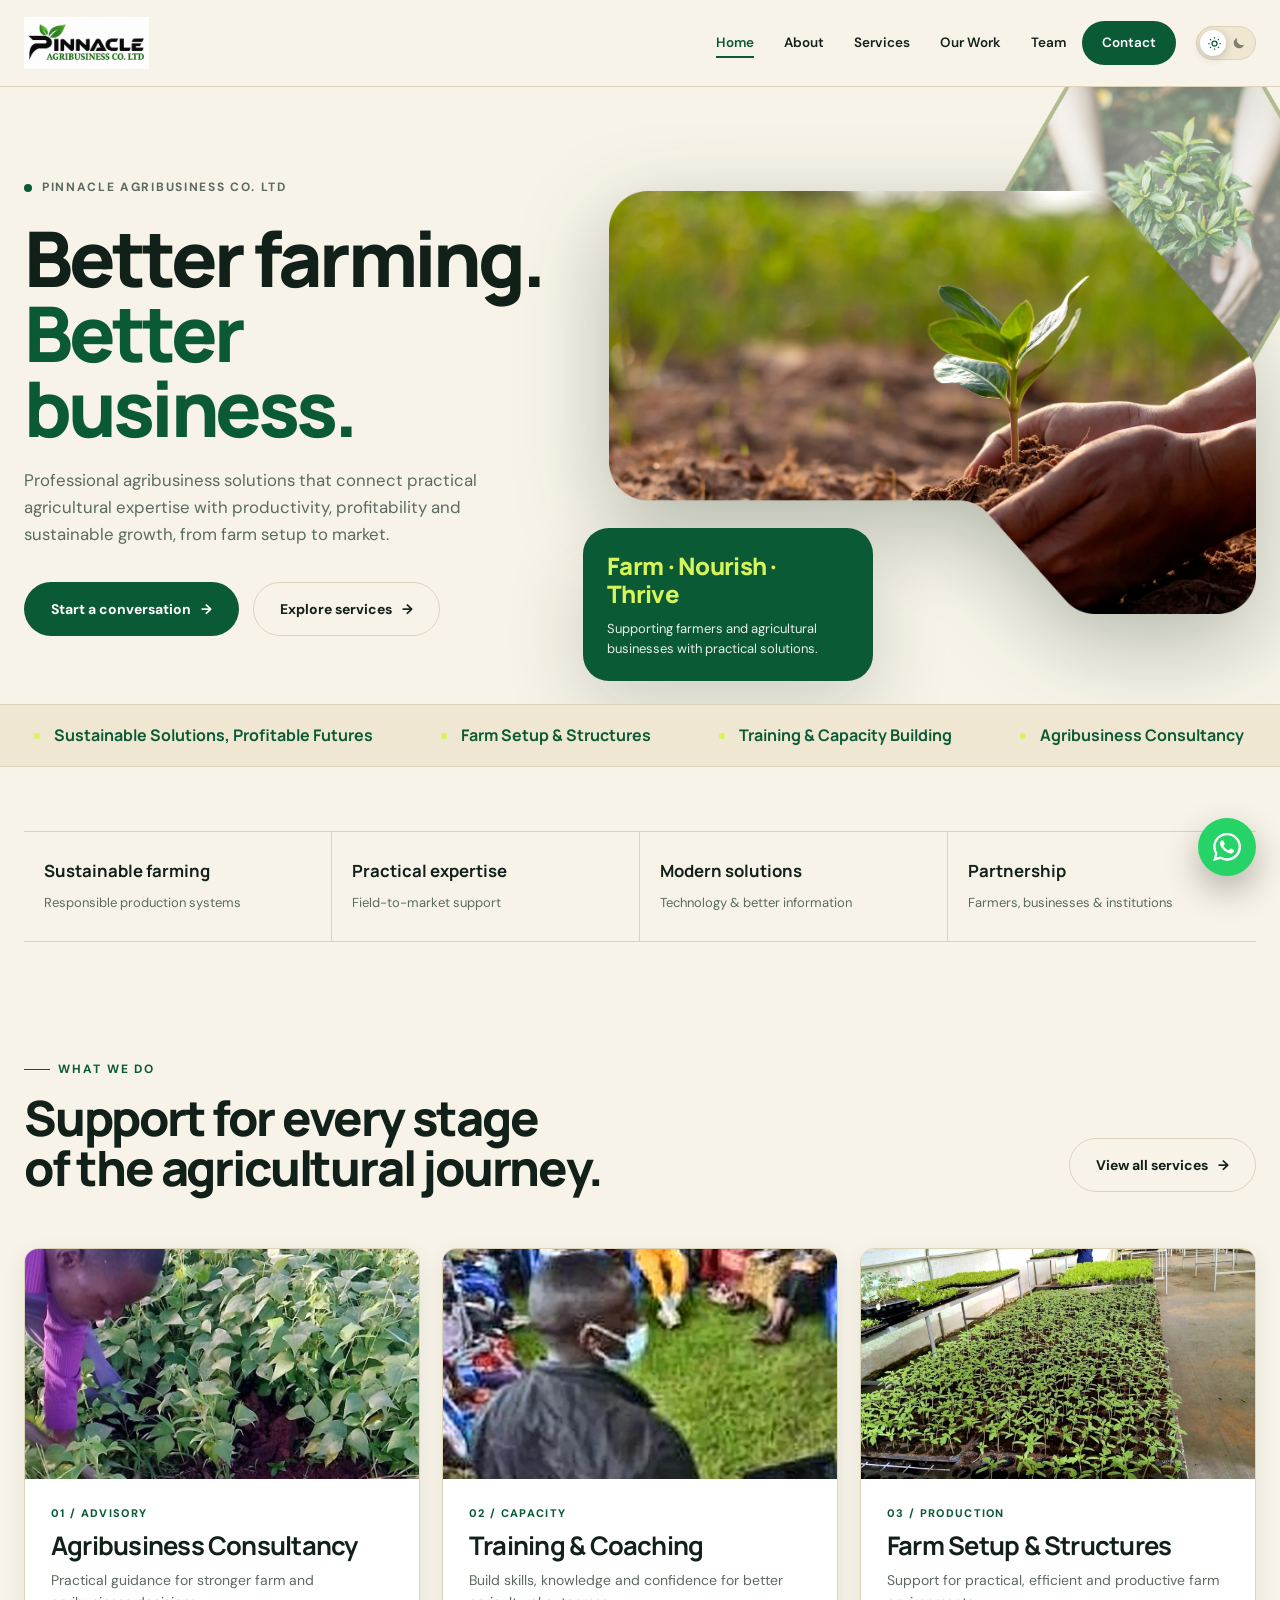
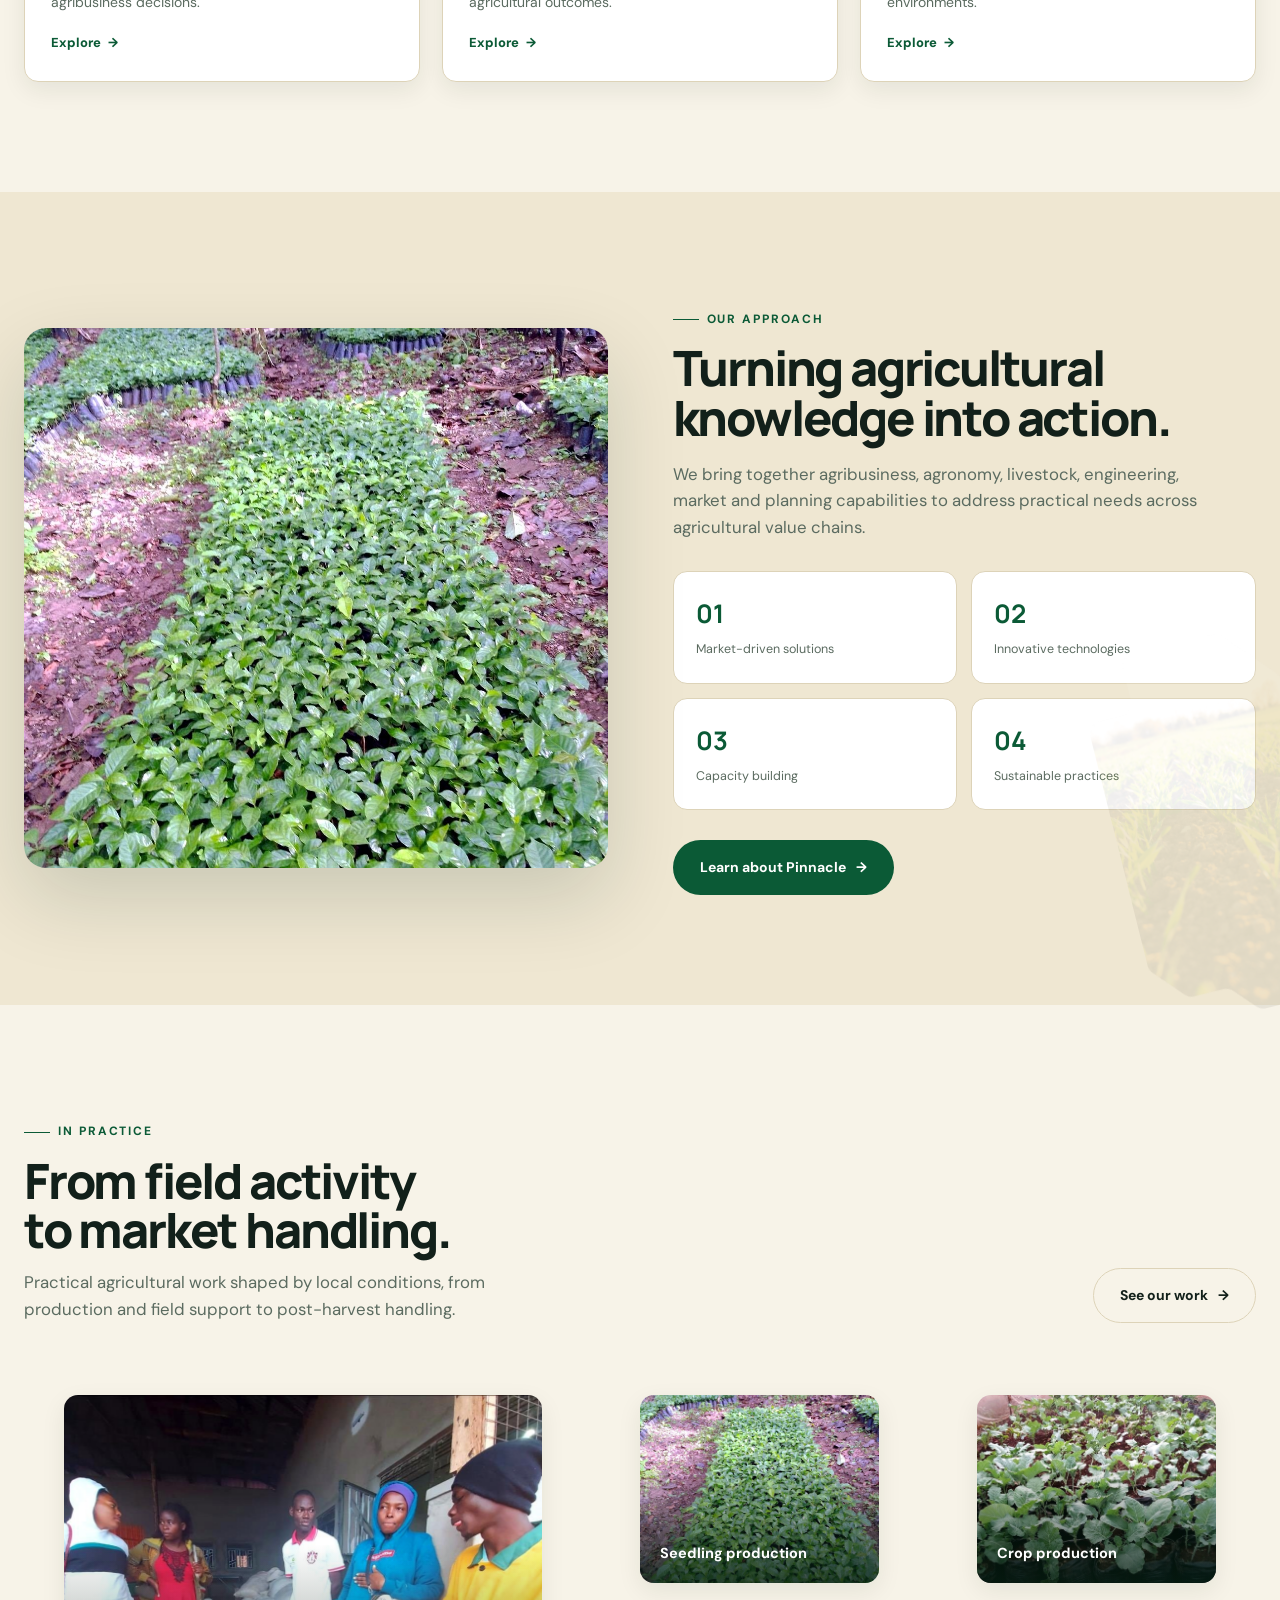
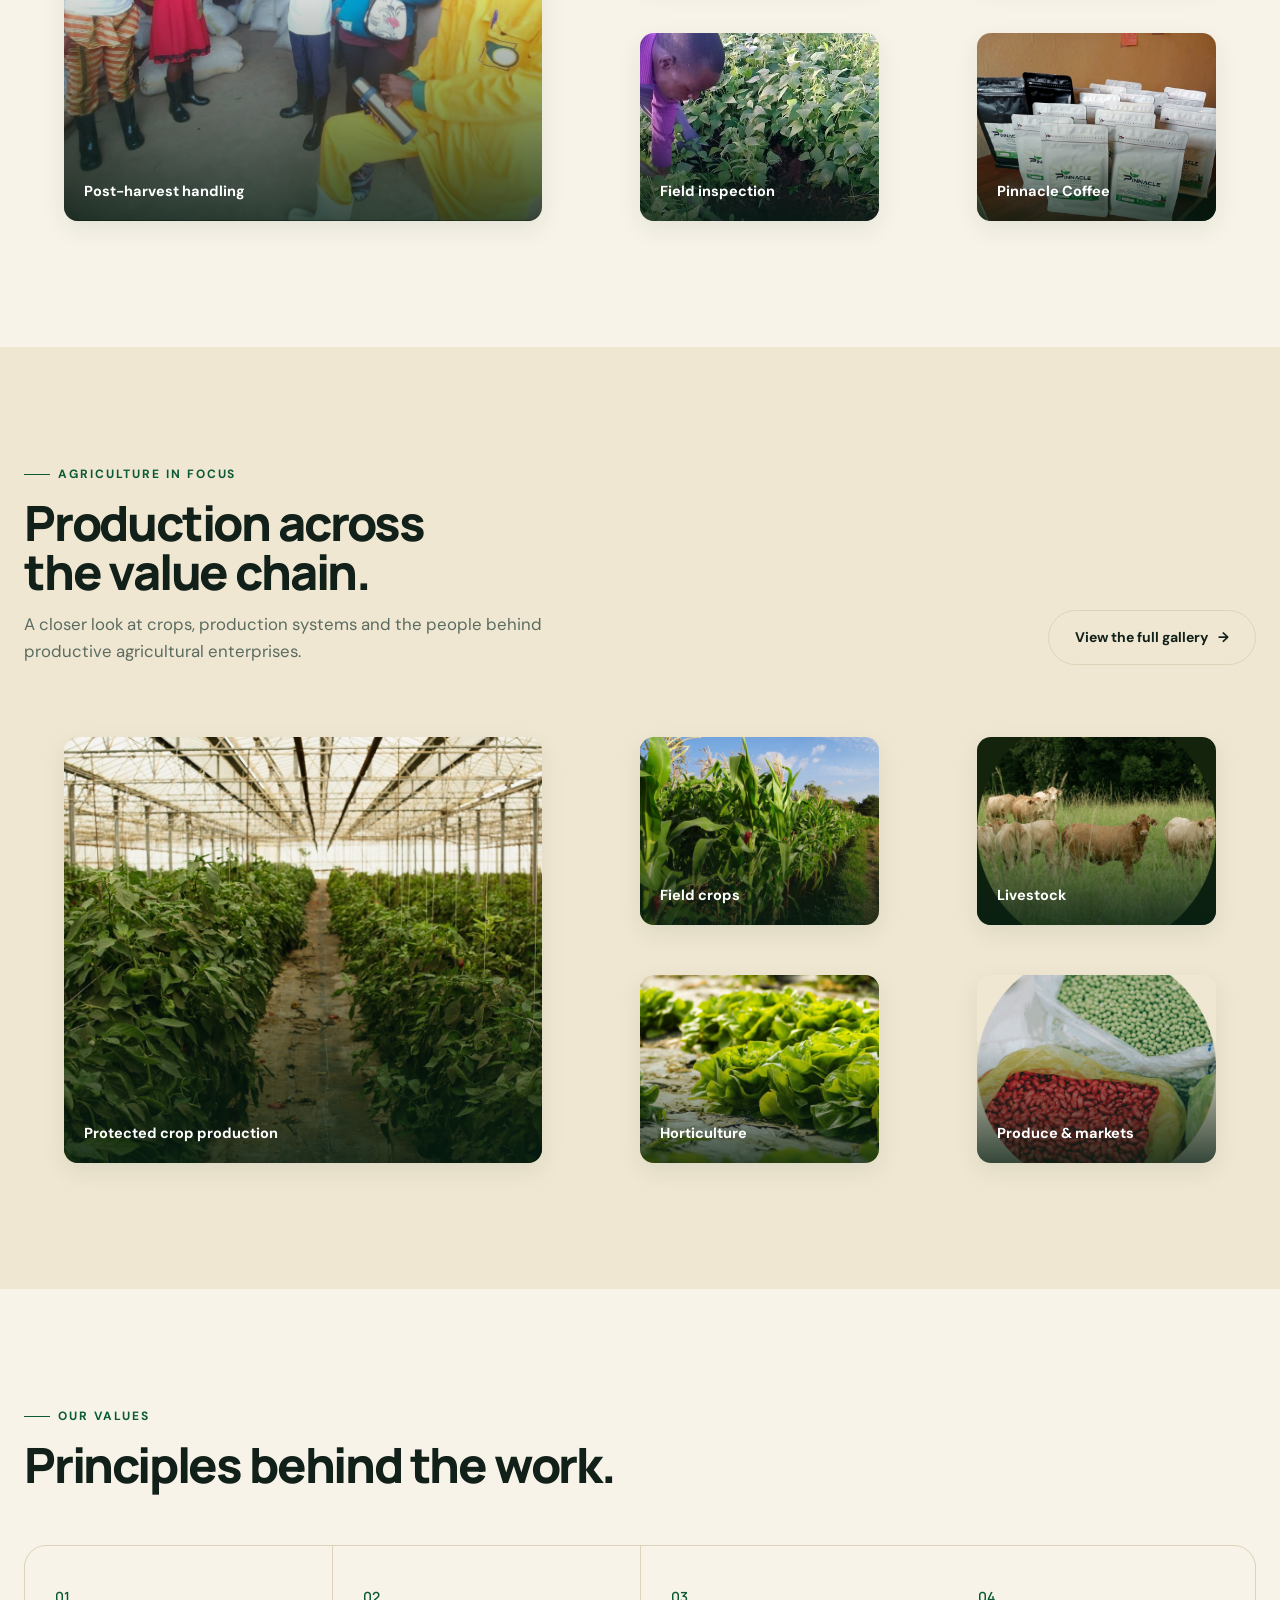
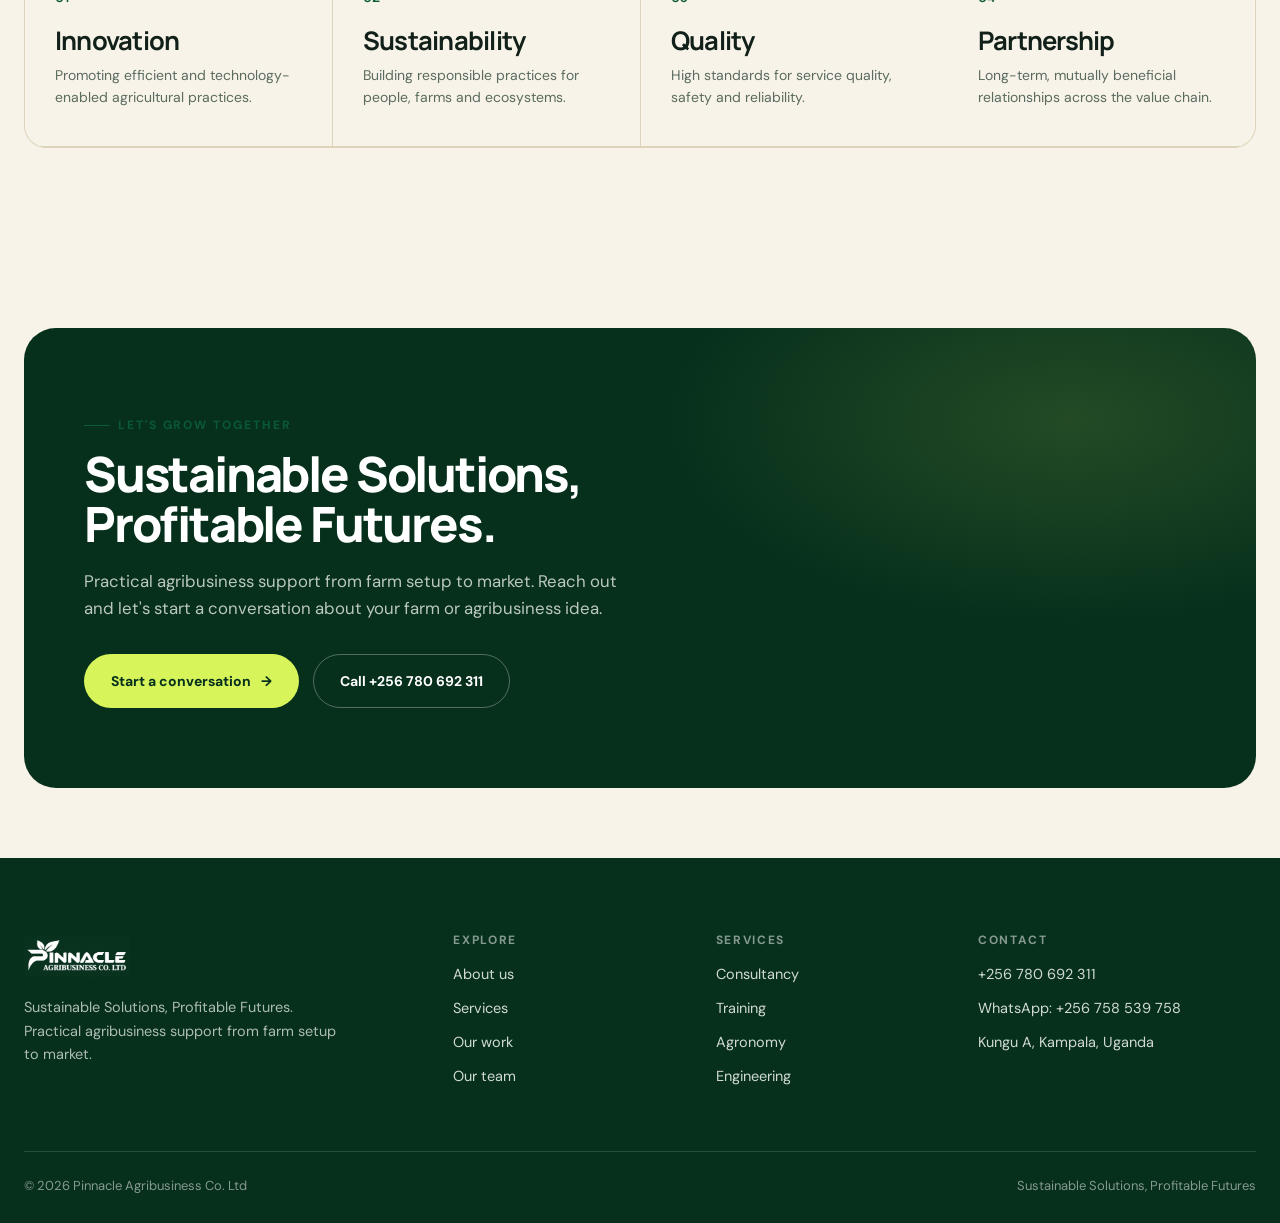
<file: index.html>
<!DOCTYPE html>
<html lang="en">
<head>
<meta charset="utf-8"/>
<meta content="width=device-width,initial-scale=1" name="viewport"/>
<meta name="description" content="Pinnacle Agribusiness Co. Ltd: a professional agribusiness consultancy connecting Ugandan farmers and agricultural businesses with practical expertise, training and market-driven solutions."/>
<title>Pinnacle Agribusiness Co. Ltd | Sustainable Solutions, Profitable Futures</title>
<link href="assets/favicon.png" rel="icon" type="image/png"/>
<link href="assets/favicon.png" rel="apple-touch-icon"/>
<link href="css/styles.css" rel="stylesheet"/>
<script>document.documentElement.dataset.theme=localStorage.getItem('pinnacle-theme')||(matchMedia('(prefers-color-scheme: dark)').matches?'dark':'light')</script>
</head>
<body>
<header class="site-header">
<div class="container nav-wrap">
<a class="brand" href="index.html"><img alt="Pinnacle Agribusiness Co. Ltd" src="assets/logo-pinnacle.jpg"/></a>
<nav class="nav">
<a class="active" href="index.html">Home</a>
<a href="about.html">About</a>
<a href="services.html">Services</a>
<a href="projects.html">Our Work</a>
<a href="team.html">Team</a>
<a class="nav-cta" href="contact.html">Contact</a>
</nav>
<button aria-label="Toggle theme" class="theme-toggle" id="themeToggle"></button>
<button aria-expanded="false" aria-label="Open menu" class="menu-toggle"><span></span><span></span><span></span></button>
</div>
</header>

<main>

<!-- HERO -->
<section class="home-hero" style="overflow:hidden">
<div class="container home-hero-grid">
<div class="reveal is-visible">
<div class="home-hero-eyebrow"><span class="dot"></span><span>Pinnacle Agribusiness Co. Ltd</span></div>
<h1>Better farming.<br/><em>Better business.</em></h1>
<p class="lede">Professional agribusiness solutions that connect practical agricultural expertise with productivity, profitability and sustainable growth, from farm setup to market.</p>
<div class="btn-row">
<a class="btn btn-green" href="contact.html">Start a conversation <span>→</span></a>
<a class="btn btn-outline" href="services.html">Explore services <span>→</span></a>
</div>
</div>
<div class="home-hero-visual reveal is-visible">
<img alt="" aria-hidden="true" class="hero-hex" src="assets/images/hero/hero-hexagon.webp"/>
<div class="hero-img"><img alt="Hands planting a young seedling in the soil" src="assets/images/hero/hero-seedling.webp"/></div>
<div class="hero-card"><strong>Farm · Nourish · Thrive</strong><span>Supporting farmers and agricultural businesses with practical solutions.</span></div>
</div>
</div>
</section>

<!-- TICKER -->
<div class="ticker">
<div class="ticker-track">
<span class="ticker-item"><span class="tk-dot"></span>Sustainable Solutions, Profitable Futures</span>
<span class="ticker-item"><span class="tk-dot"></span>Farm Setup &amp; Structures</span>
<span class="ticker-item"><span class="tk-dot"></span>Training &amp; Capacity Building</span>
<span class="ticker-item"><span class="tk-dot"></span>Agribusiness Consultancy</span>
<span class="ticker-item"><span class="tk-dot"></span>Commodity Marketing</span>
<span class="ticker-item"><span class="tk-dot"></span>Sustainable Solutions, Profitable Futures</span>
<span class="ticker-item"><span class="tk-dot"></span>Farm Setup &amp; Structures</span>
<span class="ticker-item"><span class="tk-dot"></span>Training &amp; Capacity Building</span>
<span class="ticker-item"><span class="tk-dot"></span>Agribusiness Consultancy</span>
<span class="ticker-item"><span class="tk-dot"></span>Commodity Marketing</span>
</div>
</div>

<div class="container">
<div class="trust-row reveal">
<div class="trust-item"><strong>Sustainable farming</strong><span>Responsible production systems</span></div>
<div class="trust-item"><strong>Practical expertise</strong><span>Field-to-market support</span></div>
<div class="trust-item"><strong>Modern solutions</strong><span>Technology &amp; better information</span></div>
<div class="trust-item"><strong>Partnership</strong><span>Farmers, businesses &amp; institutions</span></div>
</div>
</div>

<!-- WHAT WE DO -->
<section class="section" id="services">
<div class="container">
<div class="section-head reveal">
<div>
<p class="eyebrow">What we do</p>
<h2>Support for every stage<br/>of the agricultural journey.</h2>
</div>
<a class="btn btn-outline" href="services.html">View all services <span>→</span></a>
</div>

<div class="cards reveal-stagger">
<article class="card">
<div class="card-img"><img alt="Pinnacle consultant inspecting a farm field" src="assets/images/pinnacle-work/field-inspection.jpg"/></div>
<div class="card-body">
<span class="card-num">01 / ADVISORY</span>
<h3>Agribusiness Consultancy</h3>
<p>Practical guidance for stronger farm and agribusiness decisions.</p>
<a href="services.html">Explore <span>→</span></a>
</div>
</article>
<article class="card">
<div class="card-img"><img alt="Farmer training and coaching session" src="assets/images/gallery/farmer-training-session.jpg"/></div>
<div class="card-body">
<span class="card-num">02 / CAPACITY</span>
<h3>Training &amp; Coaching</h3>
<p>Build skills, knowledge and confidence for better agricultural outcomes.</p>
<a href="services.html">Explore <span>→</span></a>
</div>
</article>
<article class="card">
<div class="card-img"><img alt="Greenhouse nursery structure" src="assets/images/pinnacle-work/greenhouse-nursery.jpg"/></div>
<div class="card-body">
<span class="card-num">03 / PRODUCTION</span>
<h3>Farm Setup &amp; Structures</h3>
<p>Support for practical, efficient and productive farm environments.</p>
<a href="services.html">Explore <span>→</span></a>
</div>
</article>
</div>
</div>
</section>

<!-- OUR APPROACH -->
<section class="section section-alt">
<div class="container split">
<div class="split-img reveal"><img alt="Coffee seedlings in nursery" src="assets/images/pinnacle-work/coffee-nursery.jpg"/></div>
<div class="reveal" style="position:relative">
<img alt="" aria-hidden="true" class="leaf-accent-deco" src="assets/images/user-assets/single-leaf.png" style="right:-60px;bottom:-120px;width:200px;transform:rotate(-14deg)"/>
<p class="eyebrow">Our approach</p>
<h2>Turning agricultural<br/>knowledge into action.</h2>
<p class="lede" style="margin-top:18px">We bring together agribusiness, agronomy, livestock, engineering, market and planning capabilities to address practical needs across agricultural value chains.</p>
<div class="stats">
<div class="stat"><strong>01</strong><span>Market-driven solutions</span></div>
<div class="stat"><strong>02</strong><span>Innovative technologies</span></div>
<div class="stat"><strong>03</strong><span>Capacity building</span></div>
<div class="stat"><strong>04</strong><span>Sustainable practices</span></div>
</div>
<a class="btn btn-green" style="margin-top:30px" href="about.html">Learn about Pinnacle <span>→</span></a>
</div>
</div>
</section>

<!-- IN PRACTICE -->
<section class="section">
<div class="container">
<div class="section-head reveal">
<div>
<p class="eyebrow">In practice</p>
<h2>From field activity<br/>to market handling.</h2>
<p class="lede">Practical agricultural work shaped by local conditions, from production and field support to post-harvest handling.</p>
</div>
<a class="btn btn-outline" href="projects.html">See our work <span>→</span></a>
</div>
<div class="feature-grid reveal-stagger">
<figure class="feature big"><img alt="Post-harvest handling at pack house" src="assets/images/gallery/pack-house-sorting.jpg"/><figcaption>Post-harvest handling</figcaption></figure>
<figure class="feature"><img alt="Seedling production in nursery" src="assets/images/pinnacle-work/coffee-nursery.jpg"/><figcaption>Seedling production</figcaption></figure>
<figure class="feature"><img alt="Vegetable crop production" src="assets/images/pinnacle-work/vegetable-production.jpg"/><figcaption>Crop production</figcaption></figure>
<figure class="feature"><img alt="Field inspection" src="assets/images/pinnacle-work/field-inspection.jpg"/><figcaption>Field inspection</figcaption></figure>
<figure class="feature"><img alt="Pinnacle Coffee packaged product" src="assets/images/pinnacle-work/pinnacle-coffee-1.jpg"/><figcaption>Pinnacle Coffee</figcaption></figure>
</div>
</div>
</section>

<!-- AGRICULTURE IN FOCUS -->
<section class="section section-alt">
<div class="container">
<div class="section-head reveal">
<div>
<p class="eyebrow">Agriculture in focus</p>
<h2>Production across<br/>the value chain.</h2>
<p class="lede">A closer look at crops, production systems and the people behind productive agricultural enterprises.</p>
</div>
<a class="btn btn-outline" href="projects.html">View the full gallery <span>→</span></a>
</div>
<div class="feature-grid reveal-stagger">
<figure class="feature big"><img alt="Protected crop production in greenhouse" src="assets/images/user-assets/greenhouse-peppers.jpg"/><figcaption>Protected crop production</figcaption></figure>
<figure class="feature"><img alt="Field crops" src="assets/images/user-assets/corn-field.jpg"/><figcaption>Field crops</figcaption></figure>
<figure class="feature"><img alt="Livestock in pasture" src="assets/images/user-assets/livestock-cattle.jpg"/><figcaption>Livestock</figcaption></figure>
<figure class="feature"><img alt="Lettuce field" src="assets/images/user-assets/lettuce-field.jpg"/><figcaption>Horticulture</figcaption></figure>
<figure class="feature"><img alt="Produce and markets" src="assets/images/user-assets/market-beans-circle.png"/><figcaption>Produce &amp; markets</figcaption></figure>
</div>
</div>
</section>

<!-- VALUES -->
<section class="section">
<div class="container">
<div class="section-head reveal">
<div>
<p class="eyebrow">Our values</p>
<h2>Principles behind the work.</h2>
</div>
</div>
<div class="values-grid reveal-stagger">
<div class="value-card"><span class="vc-num">01</span><h3>Innovation</h3><p>Promoting efficient and technology-enabled agricultural practices.</p></div>
<div class="value-card"><span class="vc-num">02</span><h3>Sustainability</h3><p>Building responsible practices for people, farms and ecosystems.</p></div>
<div class="value-card"><span class="vc-num">03</span><h3>Quality</h3><p>High standards for service quality, safety and reliability.</p></div>
<div class="value-card"><span class="vc-num">04</span><h3>Partnership</h3><p>Long-term, mutually beneficial relationships across the value chain.</p></div>
</div>
</div>
</section>

<!-- CTA -->
<section class="section-tight">
<div class="container">
<div class="cta-band reveal">
<div class="cta-band-grid">
<div>
<p class="eyebrow">Let's grow together</p>
<h2>Sustainable Solutions, Profitable Futures.</h2>
<p class="lede">Practical agribusiness support from farm setup to market. Reach out and let's start a conversation about your farm or agribusiness idea.</p>
<div class="btn-row">
<a class="btn btn-lime" href="contact.html">Start a conversation <span>→</span></a>
<a class="btn btn-outline" style="border-color:rgba(255,255,255,.3);color:#fff" href="tel:+256780692311">Call +256 780 692 311</a>
</div>
</div>
</div>
</div>
</div>
</section>

</main>

<a aria-label="Chat with Pinnacle on WhatsApp" class="floating-whatsapp" href="https://wa.me/256758539758" rel="noopener" target="_blank">
<svg aria-hidden="true" viewBox="0 0 24 24"><path d="M20.5 3.5A11.84 11.84 0 0 0 12.08 0C5.53 0 .2 5.32.2 11.87c0 2.09.55 4.13 1.59 5.93L.1 24l6.35-1.66a11.88 11.88 0 0 0 5.63 1.43h.01c6.55 0 11.88-5.32 11.88-11.87a11.8 11.8 0 0 0-3.47-8.4Zm-8.42 18.2h-.01a9.87 9.87 0 0 1-5.03-1.38l-.36-.21-3.77.99 1-3.68-.23-.38a9.86 9.86 0 0 1-1.51-5.18c0-5.43 4.42-9.84 9.86-9.84 2.63 0 5.1 1.03 6.96 2.89a9.8 9.8 0 0 1 2.89 6.95c0 5.43-4.42 9.84-9.86 9.84Zm5.4-7.38c-.3-.15-1.78-.88-2.05-.98-.27-.1-.47-.15-.67.15-.2.3-.77.98-.94 1.18-.17.2-.35.22-.65.07-.3-.15-1.26-.46-2.39-1.48-.88-.78-1.48-1.75-1.65-2.05-.17-.3-.02-.46.13-.61.13-.13.3-.35.45-.52.15-.17.2-.3.3-.5.1-.2.05-.37-.02-.52-.07-.15-.67-1.62-.92-2.22-.24-.58-.49-.5-.67-.51h-.57c-.2 0-.52.07-.79.37-.27.3-1.04 1.02-1.04 2.49s1.07 2.89 1.22 3.09c.15.2 2.1 3.2 5.08 4.49.71.31 1.26.5 1.69.64.71.23 1.36.2 1.87.12.57-.09 1.78-.73 2.03-1.43.25-.71.25-1.31.17-1.43-.07-.12-.27-.2-.57-.35Z"></path></svg>
</a>

<footer class="footer">
<div class="container">
<div class="footer-grid">
<div class="footer-brand">
<img alt="Pinnacle Agribusiness" src="assets/logo-pinnacle-white.png"/>
<p class="footer-tagline">Sustainable Solutions, Profitable Futures. Practical agribusiness support from farm setup to market.</p>
</div>
<div><h4>Explore</h4><a href="about.html">About us</a><a href="services.html">Services</a><a href="projects.html">Our work</a><a href="team.html">Our team</a></div>
<div><h4>Services</h4><a href="services.html">Consultancy</a><a href="services.html">Training</a><a href="services.html">Agronomy</a><a href="services.html">Engineering</a></div>
<div class="footer-contact"><h4>Contact</h4><a href="tel:+256780692311">+256 780 692 311</a><a href="https://wa.me/256758539758">WhatsApp: +256 758 539 758</a><a href="contact.html">Kungu A, Kampala, Uganda</a></div>
</div>
<div class="footer-bottom"><span>© 2026 Pinnacle Agribusiness Co. Ltd</span><span>Sustainable Solutions, Profitable Futures</span></div>
</div>
</footer>

<script src="js/main.js"></script>
</body>
</html>
</file>
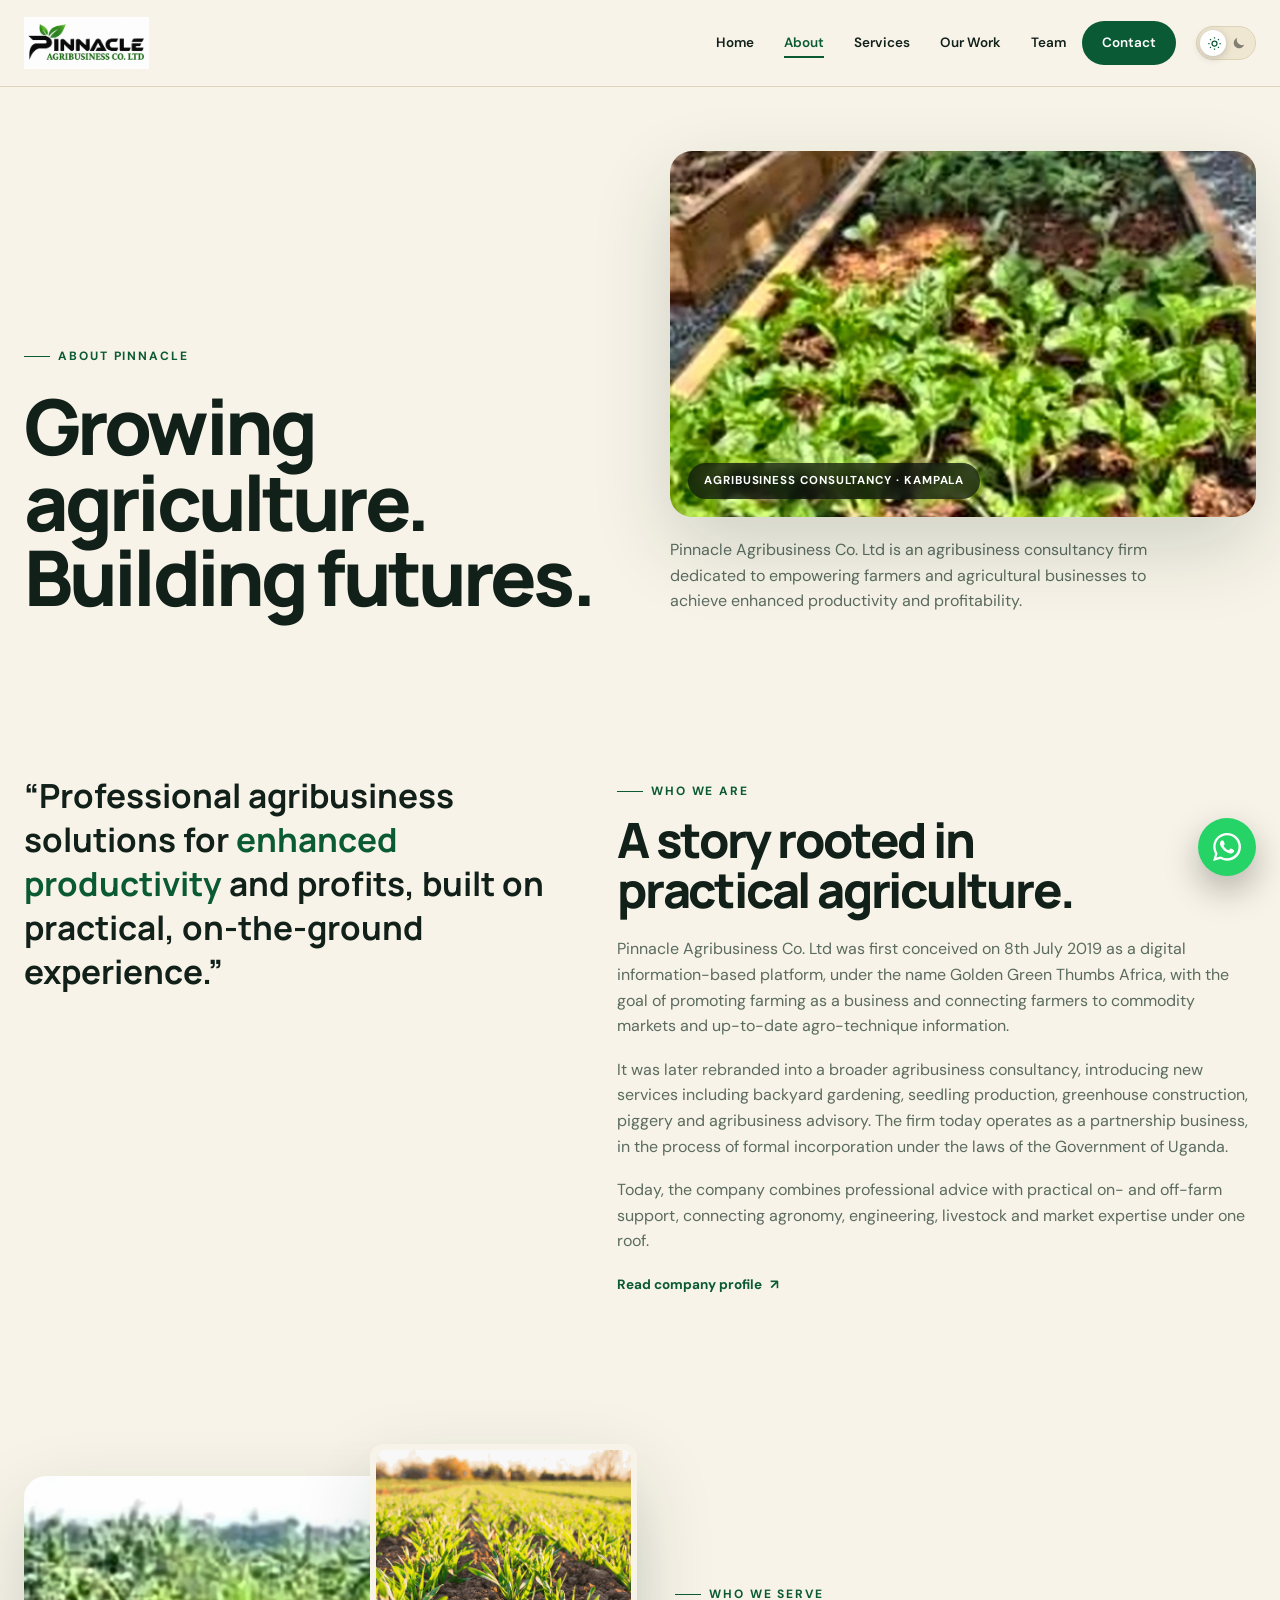
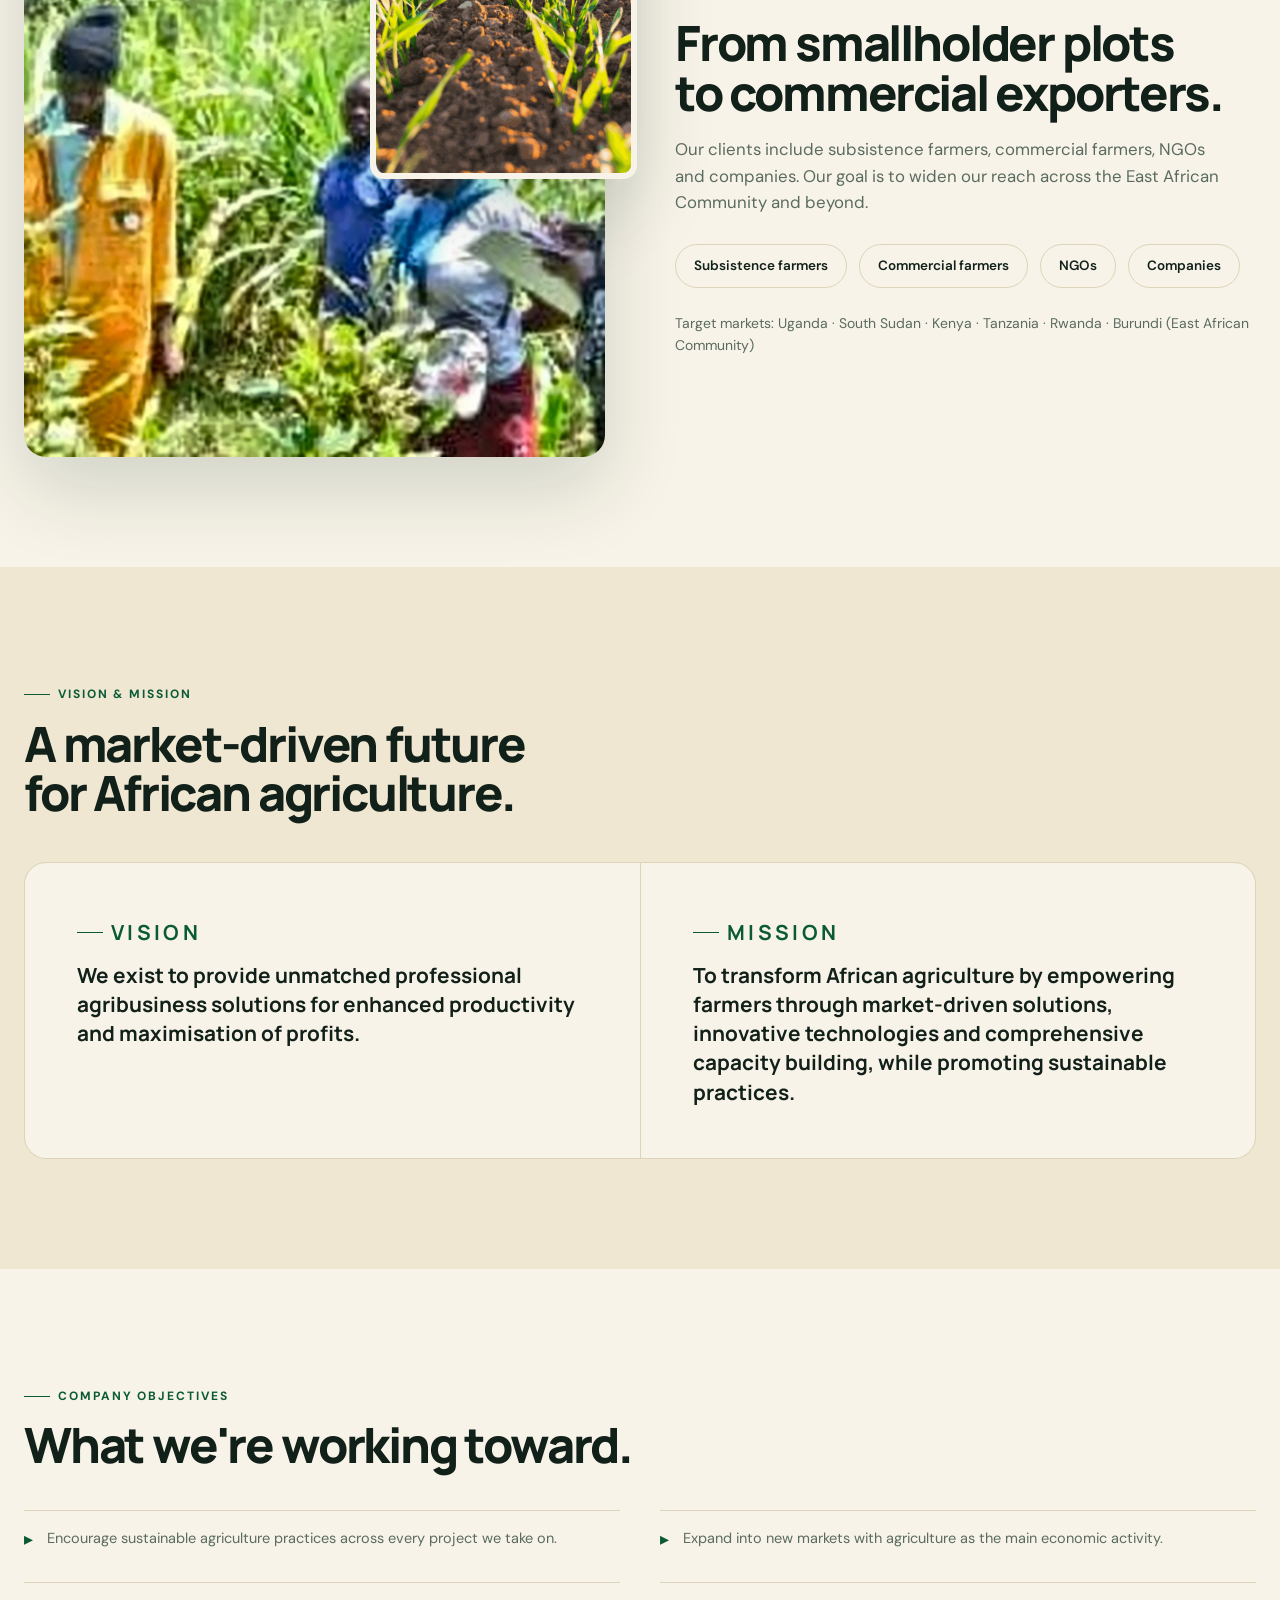
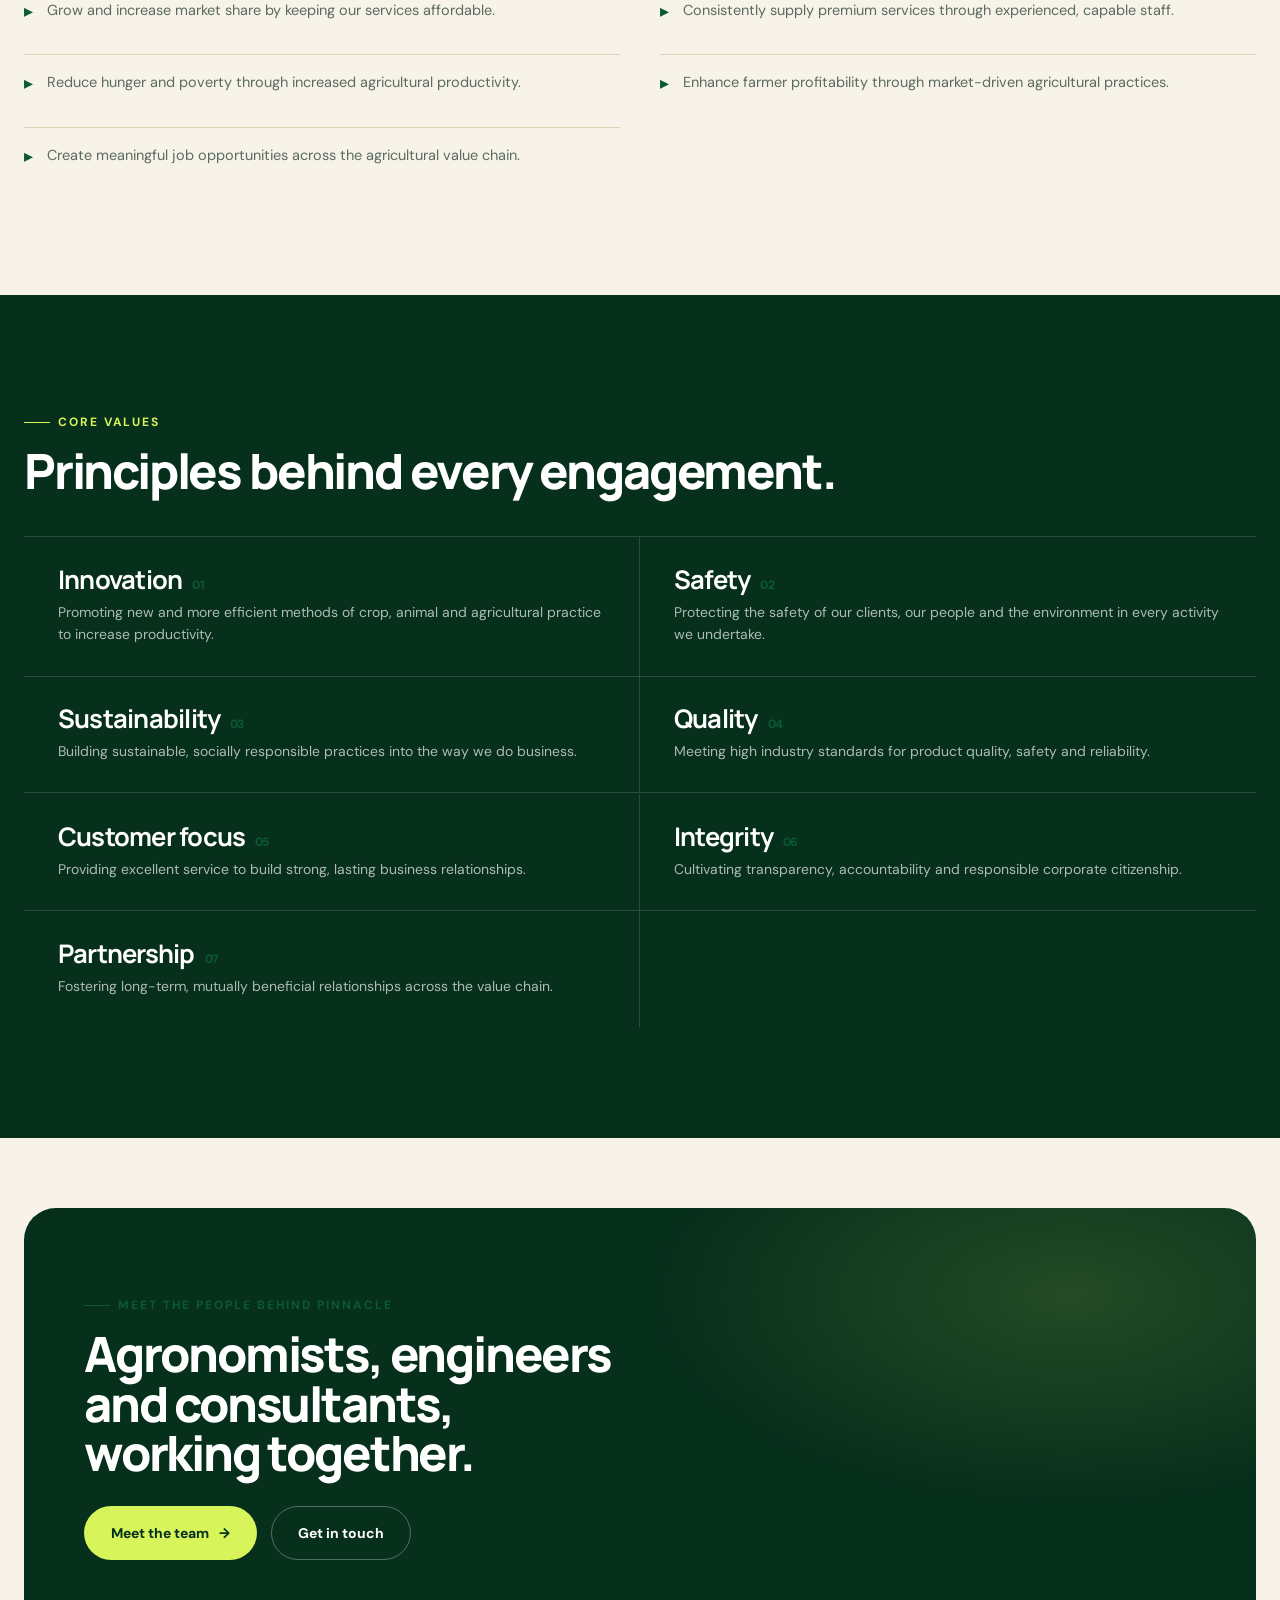
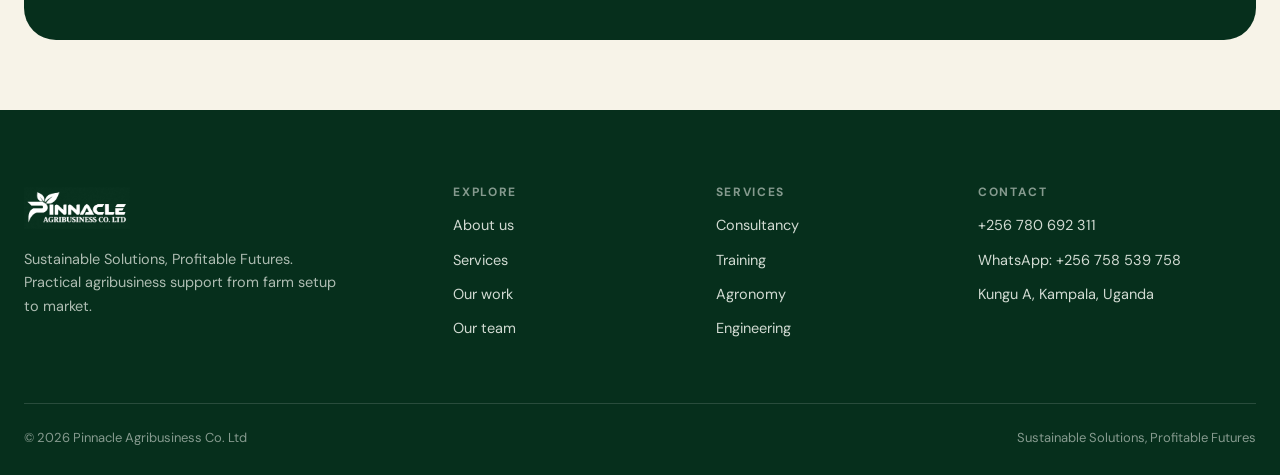
<file: about.html>
<!DOCTYPE html>
<html lang="en">
<head>
<meta charset="utf-8"/>
<meta content="width=device-width,initial-scale=1" name="viewport"/>
<meta name="description" content="Pinnacle Agribusiness Co. Ltd: our story, vision, mission and the values that guide our work with farmers and agricultural businesses across Uganda."/>
<title>About | Pinnacle Agribusiness</title>
<link href="assets/favicon.png" rel="icon" type="image/png"/>
<link href="assets/favicon.png" rel="apple-touch-icon"/>
<link href="css/styles.css" rel="stylesheet"/>
<script>document.documentElement.dataset.theme=localStorage.getItem('pinnacle-theme')||(matchMedia('(prefers-color-scheme: dark)').matches?'dark':'light')</script>
</head>
<body>
<header class="site-header">
<div class="container nav-wrap">
<a class="brand" href="index.html"><img alt="Pinnacle Agribusiness Co. Ltd" src="assets/logo-pinnacle.jpg"/></a>
<nav class="nav">
<a href="index.html">Home</a>
<a class="active" href="about.html">About</a>
<a href="services.html">Services</a>
<a href="projects.html">Our Work</a>
<a href="team.html">Team</a>
<a class="nav-cta" href="contact.html">Contact</a>
</nav>
<button aria-label="Toggle theme" class="theme-toggle" id="themeToggle"></button>
<button aria-expanded="false" aria-label="Open menu" class="menu-toggle"><span></span><span></span><span></span></button>
</div>
</header>

<main>

<section class="page-hero">
<div class="container page-hero-grid">
<div class="reveal is-visible">
<p class="eyebrow">About Pinnacle</p>
<h1>Growing agriculture.<br/>Building futures.</h1>
</div>
<div class="page-hero-right reveal is-visible">
<div class="page-hero-visual"><img alt="Urban garden beds in production" src="assets/images/gallery/urban-garden-beds.jpg"/><div class="page-hero-badge">AGRIBUSINESS CONSULTANCY · KAMPALA</div></div>
<p class="page-hero-description">Pinnacle Agribusiness Co. Ltd is an agribusiness consultancy firm dedicated to empowering farmers and agricultural businesses to achieve enhanced productivity and profitability.</p>
</div>
</div>
</section>

<section class="section-tight">
<div class="container about-lede-grid">
<div class="reveal">
<p class="big-quote">“Professional agribusiness solutions for <em>enhanced productivity</em> and profits, built on practical, on-the-ground experience.”</p>
</div>
<div class="reveal">
<p class="eyebrow">Who we are</p>
<h2 style="margin-bottom:22px">A story rooted in practical agriculture.</h2>
<div class="story-text">
<p>Pinnacle Agribusiness Co. Ltd was first conceived on 8th July 2019 as a digital information-based platform, under the name Golden Green Thumbs Africa, with the goal of promoting farming as a business and connecting farmers to commodity markets and up-to-date agro-technique information.</p>
<p>It was later rebranded into a broader agribusiness consultancy, introducing new services including backyard gardening, seedling production, greenhouse construction, piggery and agribusiness advisory. The firm today operates as a partnership business, in the process of formal incorporation under the laws of the Government of Uganda.</p>
<p>Today, the company combines professional advice with practical on- and off-farm support, connecting agronomy, engineering, livestock and market expertise under one roof.</p>
</div>
<a class="sf-link" style="margin-top:20px;display:inline-flex" href="assets/documents/pinnacle-company-profile.pdf" target="_blank" rel="noopener">Read company profile <span>↗</span></a>
</div>
</div>
</section>

<section class="section">
<div class="container story-grid">
<div class="story-visual reveal">
<div class="sv-main"><img alt="Field scouting and inspection visit" src="assets/images/gallery/field-scouting-visit.jpg"/></div>
<div class="sv-float"><img alt="Single leaf detail" src="assets/images/user-assets/single-leaf.png"/></div>
</div>
<div class="reveal">
<p class="eyebrow">Who we serve</p>
<h2>From smallholder plots<br/>to commercial exporters.</h2>
<p class="lede" style="margin:18px 0 28px">Our clients include subsistence farmers, commercial farmers, NGOs and companies. Our goal is to widen our reach across the East African Community and beyond.</p>
<div class="reach-strip">
<span class="reach-chip">Subsistence farmers</span>
<span class="reach-chip">Commercial farmers</span>
<span class="reach-chip">NGOs</span>
<span class="reach-chip">Companies</span>
</div>
<p style="margin-top:24px;color:var(--muted);font-size:14px">Target markets: Uganda · South Sudan · Kenya · Tanzania · Rwanda · Burundi (East African Community)</p>
</div>
</div>
</section>

<section class="section section-alt">
<div class="container">
<p class="eyebrow reveal">Vision &amp; Mission</p>
<h2 class="reveal" style="margin-bottom:44px">A market-driven future<br/>for African agriculture.</h2>
<div class="vm-grid reveal-stagger">
<div class="vm-card">
<p class="eyebrow" style="margin-bottom:14px">Vision</p>
<p>We exist to provide unmatched professional agribusiness solutions for enhanced productivity and maximisation of profits.</p>
</div>
<div class="vm-card">
<p class="eyebrow" style="margin-bottom:14px">Mission</p>
<p>To transform African agriculture by empowering farmers through market-driven solutions, innovative technologies and comprehensive capacity building, while promoting sustainable practices.</p>
</div>
</div>
</div>
</section>

<section class="section">
<div class="container">
<p class="eyebrow reveal">Company objectives</p>
<h2 class="reveal" style="margin-bottom:40px">What we're working toward.</h2>
<div class="objectives-grid reveal-stagger">
<div class="objective-item"><span class="ico">▸</span><p>Encourage sustainable agriculture practices across every project we take on.</p></div>
<div class="objective-item"><span class="ico">▸</span><p>Expand into new markets with agriculture as the main economic activity.</p></div>
<div class="objective-item"><span class="ico">▸</span><p>Grow and increase market share by keeping our services affordable.</p></div>
<div class="objective-item"><span class="ico">▸</span><p>Consistently supply premium services through experienced, capable staff.</p></div>
<div class="objective-item"><span class="ico">▸</span><p>Reduce hunger and poverty through increased agricultural productivity.</p></div>
<div class="objective-item"><span class="ico">▸</span><p>Enhance farmer profitability through market-driven agricultural practices.</p></div>
<div class="objective-item"><span class="ico">▸</span><p>Create meaningful job opportunities across the agricultural value chain.</p></div>
</div>
</div>
</section>

<section class="section section-dark">
<div class="container">
<p class="eyebrow reveal">Core values</p>
<h2 class="reveal" style="margin-bottom:40px">Principles behind every engagement.</h2>
<div class="values-list-editorial reveal-stagger" style="border-color:rgba(255,255,255,.14)">
<div class="vle-item" style="border-color:rgba(255,255,255,.14)"><h3>Innovation <small>01</small></h3><p style="color:rgba(238,243,236,.72)">Promoting new and more efficient methods of crop, animal and agricultural practice to increase productivity.</p></div>
<div class="vle-item" style="border-color:rgba(255,255,255,.14)"><h3>Safety <small>02</small></h3><p style="color:rgba(238,243,236,.72)">Protecting the safety of our clients, our people and the environment in every activity we undertake.</p></div>
<div class="vle-item" style="border-color:rgba(255,255,255,.14)"><h3>Sustainability <small>03</small></h3><p style="color:rgba(238,243,236,.72)">Building sustainable, socially responsible practices into the way we do business.</p></div>
<div class="vle-item" style="border-color:rgba(255,255,255,.14)"><h3>Quality <small>04</small></h3><p style="color:rgba(238,243,236,.72)">Meeting high industry standards for product quality, safety and reliability.</p></div>
<div class="vle-item" style="border-color:rgba(255,255,255,.14)"><h3>Customer focus <small>05</small></h3><p style="color:rgba(238,243,236,.72)">Providing excellent service to build strong, lasting business relationships.</p></div>
<div class="vle-item" style="border-color:rgba(255,255,255,.14)"><h3>Integrity <small>06</small></h3><p style="color:rgba(238,243,236,.72)">Cultivating transparency, accountability and responsible corporate citizenship.</p></div>
<div class="vle-item" style="border-color:rgba(255,255,255,.14);border-bottom:none"><h3>Partnership <small>07</small></h3><p style="color:rgba(238,243,236,.72)">Fostering long-term, mutually beneficial relationships across the value chain.</p></div>
</div>
</div>
</section>

<section class="section-tight">
<div class="container">
<div class="cta-band reveal">
<div class="cta-band-grid">
<div>
<p class="eyebrow">Meet the people behind Pinnacle</p>
<h2>Agronomists, engineers and consultants, working together.</h2>
<div class="btn-row" style="margin-top:28px">
<a class="btn btn-lime" href="team.html">Meet the team <span>→</span></a>
<a class="btn btn-outline" style="border-color:rgba(255,255,255,.3);color:#fff" href="contact.html">Get in touch</a>
</div>
</div>
</div>
</div>
</div>
</section>

</main>

<a aria-label="Chat with Pinnacle on WhatsApp" class="floating-whatsapp" href="https://wa.me/256758539758" rel="noopener" target="_blank">
<svg aria-hidden="true" viewBox="0 0 24 24"><path d="M20.5 3.5A11.84 11.84 0 0 0 12.08 0C5.53 0 .2 5.32.2 11.87c0 2.09.55 4.13 1.59 5.93L.1 24l6.35-1.66a11.88 11.88 0 0 0 5.63 1.43h.01c6.55 0 11.88-5.32 11.88-11.87a11.8 11.8 0 0 0-3.47-8.4Zm-8.42 18.2h-.01a9.87 9.87 0 0 1-5.03-1.38l-.36-.21-3.77.99 1-3.68-.23-.38a9.86 9.86 0 0 1-1.51-5.18c0-5.43 4.42-9.84 9.86-9.84 2.63 0 5.1 1.03 6.96 2.89a9.8 9.8 0 0 1 2.89 6.95c0 5.43-4.42 9.84-9.86 9.84Zm5.4-7.38c-.3-.15-1.78-.88-2.05-.98-.27-.1-.47-.15-.67.15-.2.3-.77.98-.94 1.18-.17.2-.35.22-.65.07-.3-.15-1.26-.46-2.39-1.48-.88-.78-1.48-1.75-1.65-2.05-.17-.3-.02-.46.13-.61.13-.13.3-.35.45-.52.15-.17.2-.3.3-.5.1-.2.05-.37-.02-.52-.07-.15-.67-1.62-.92-2.22-.24-.58-.49-.5-.67-.51h-.57c-.2 0-.52.07-.79.37-.27.3-1.04 1.02-1.04 2.49s1.07 2.89 1.22 3.09c.15.2 2.1 3.2 5.08 4.49.71.31 1.26.5 1.69.64.71.23 1.36.2 1.87.12.57-.09 1.78-.73 2.03-1.43.25-.71.25-1.31.17-1.43-.07-.12-.27-.2-.57-.35Z"></path></svg>
</a>

<footer class="footer">
<div class="container">
<div class="footer-grid">
<div class="footer-brand">
<img alt="Pinnacle Agribusiness" src="assets/logo-pinnacle-white.png"/>
<p class="footer-tagline">Sustainable Solutions, Profitable Futures. Practical agribusiness support from farm setup to market.</p>
</div>
<div><h4>Explore</h4><a href="about.html">About us</a><a href="services.html">Services</a><a href="projects.html">Our work</a><a href="team.html">Our team</a></div>
<div><h4>Services</h4><a href="services.html">Consultancy</a><a href="services.html">Training</a><a href="services.html">Agronomy</a><a href="services.html">Engineering</a></div>
<div class="footer-contact"><h4>Contact</h4><a href="tel:+256780692311">+256 780 692 311</a><a href="https://wa.me/256758539758">WhatsApp: +256 758 539 758</a><a href="contact.html">Kungu A, Kampala, Uganda</a></div>
</div>
<div class="footer-bottom"><span>© 2026 Pinnacle Agribusiness Co. Ltd</span><span>Sustainable Solutions, Profitable Futures</span></div>
</div>
</footer>

<script src="js/main.js"></script>
</body>
</html>
</file>
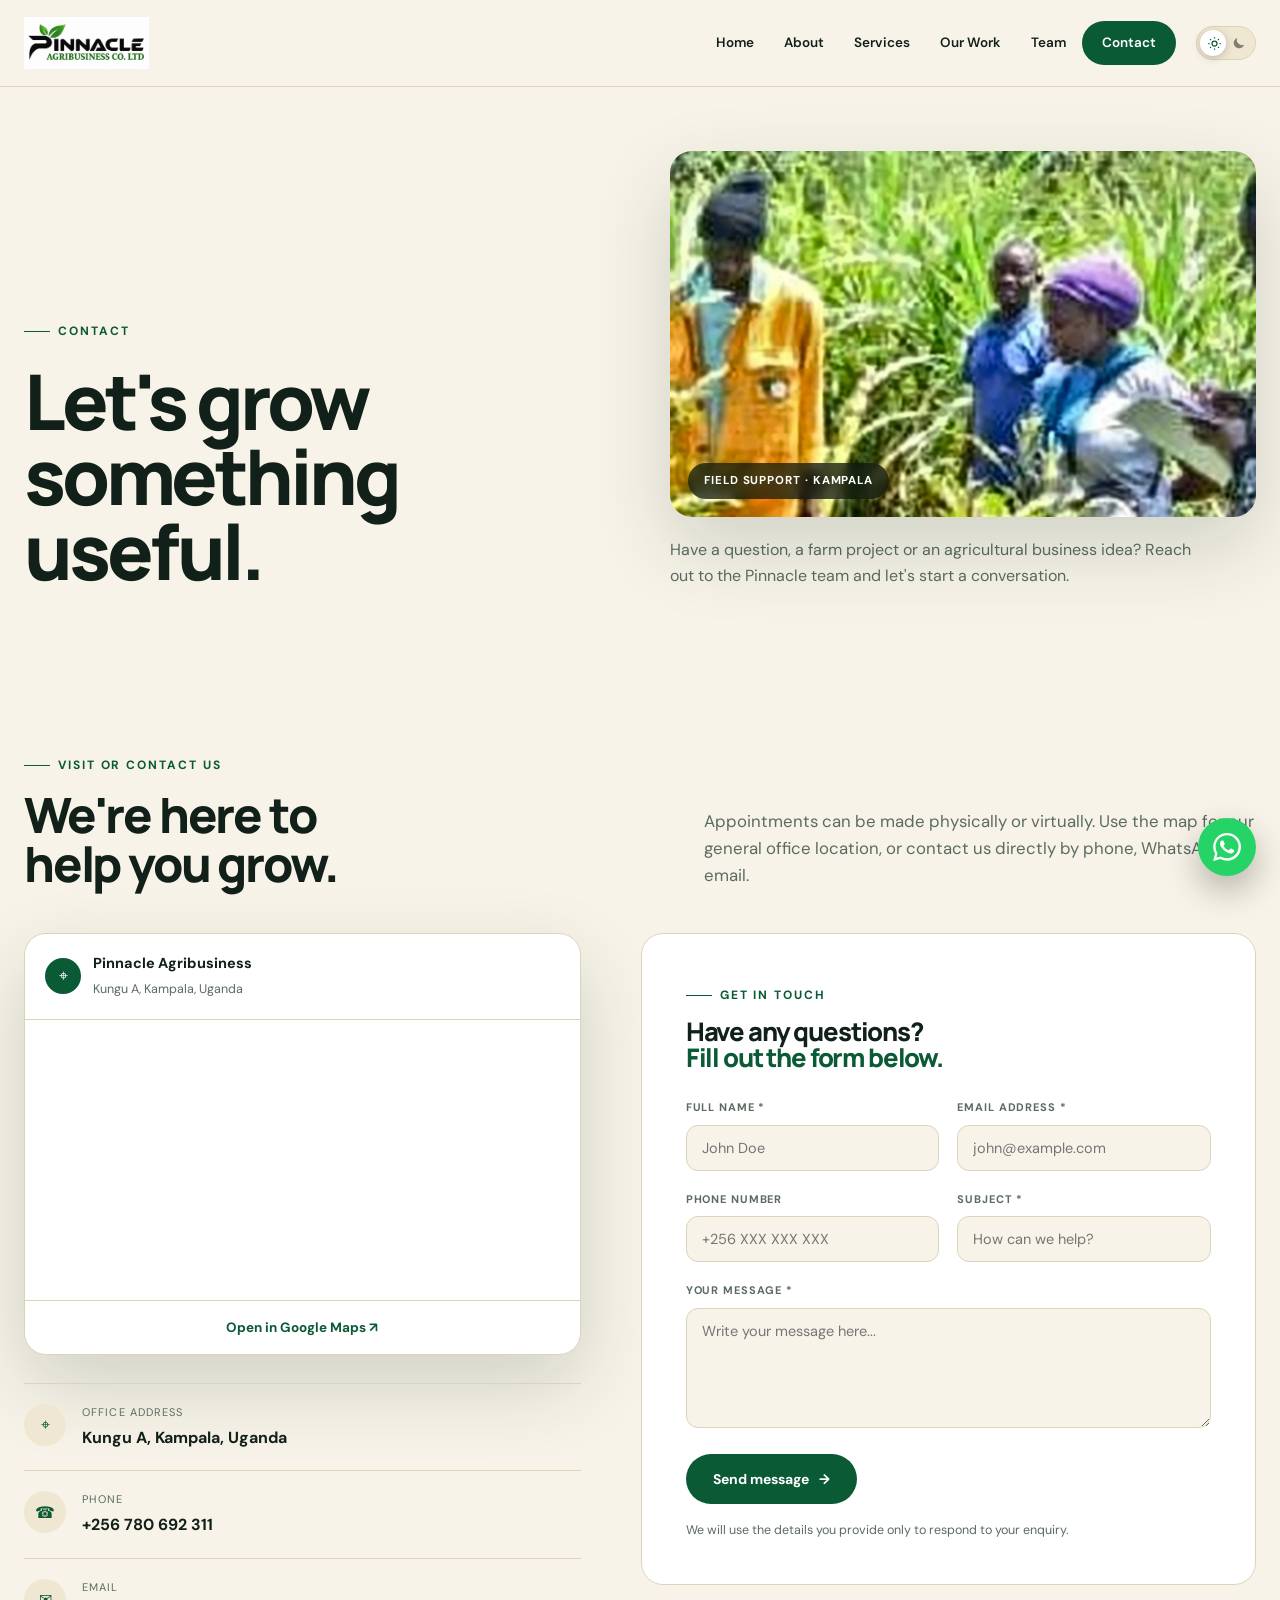
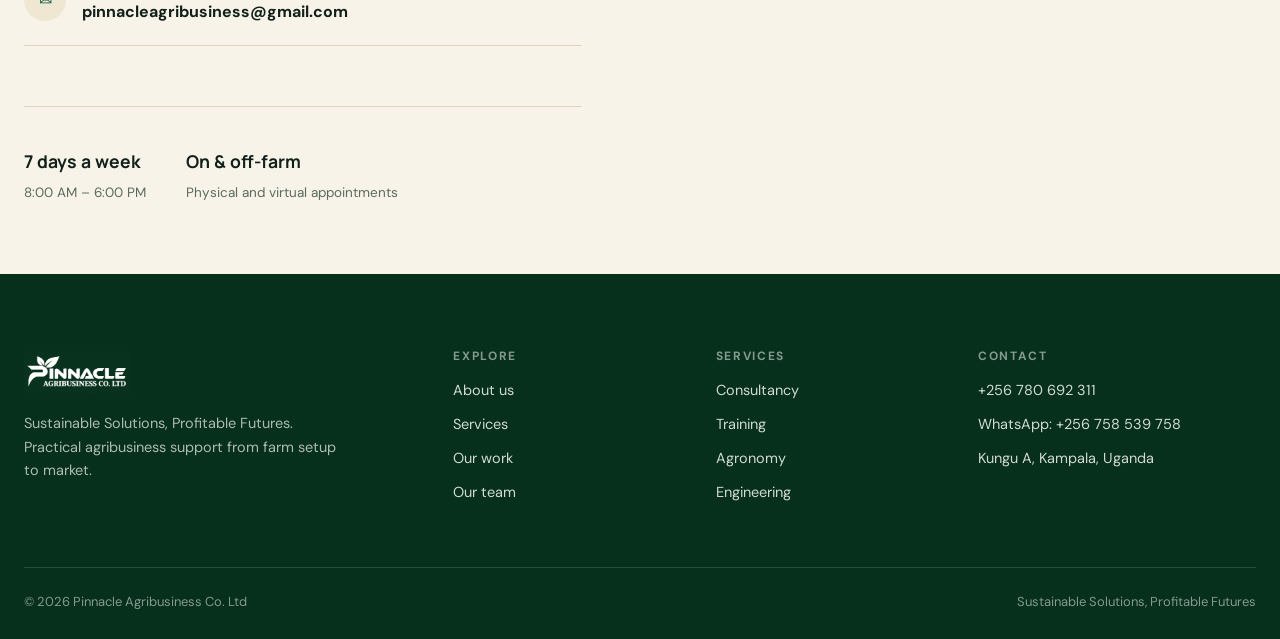
<file: contact.html>
<!DOCTYPE html>
<html lang="en">
<head>
<meta charset="utf-8"/>
<meta content="width=device-width,initial-scale=1" name="viewport"/>
<meta name="description" content="Contact Pinnacle Agribusiness Co. Ltd in Kungu A, Kampala, Uganda. Call, WhatsApp, email or fill out our enquiry form."/>
<title>Contact | Pinnacle Agribusiness</title>
<link href="assets/favicon.png" rel="icon" type="image/png"/>
<link href="assets/favicon.png" rel="apple-touch-icon"/>
<link href="css/styles.css" rel="stylesheet"/>
<script>document.documentElement.dataset.theme=localStorage.getItem('pinnacle-theme')||(matchMedia('(prefers-color-scheme: dark)').matches?'dark':'light')</script>
</head>
<body>
<header class="site-header">
<div class="container nav-wrap">
<a class="brand" href="index.html"><img alt="Pinnacle Agribusiness Co. Ltd" src="assets/logo-pinnacle.jpg"/></a>
<nav class="nav">
<a href="index.html">Home</a>
<a href="about.html">About</a>
<a href="services.html">Services</a>
<a href="projects.html">Our Work</a>
<a href="team.html">Team</a>
<a class="nav-cta active" href="contact.html">Contact</a>
</nav>
<button aria-label="Toggle theme" class="theme-toggle" id="themeToggle"></button>
<button aria-expanded="false" aria-label="Open menu" class="menu-toggle"><span></span><span></span><span></span></button>
</div>
</header>

<main>

<section class="page-hero">
<div class="container page-hero-grid">
<div class="reveal is-visible">
<p class="eyebrow">Contact</p>
<h1>Let's grow<br/>something useful.</h1>
</div>
<div class="page-hero-right reveal is-visible">
<div class="page-hero-visual"><img alt="Field support and agricultural consulting" src="assets/images/gallery/field-scouting-visit.jpg"/><div class="page-hero-badge">FIELD SUPPORT · KAMPALA</div></div>
<p class="page-hero-description">Have a question, a farm project or an agricultural business idea? Reach out to the Pinnacle team and let's start a conversation.</p>
</div>
</div>
</section>

<section class="section-tight">
<div class="container">
<div class="section-head reveal" style="margin-bottom:44px">
<div>
<p class="eyebrow">Visit or contact us</p>
<h2>We're here to<br/>help you grow.</h2>
</div>
<p class="lede">Appointments can be made physically or virtually. Use the map for our general office location, or contact us directly by phone, WhatsApp or email.</p>
</div>

<div class="contact-layout">
<div class="reveal">
<div class="office-map-card">
<div class="map-label"><span class="map-pin">⌖</span><div><strong>Pinnacle Agribusiness</strong><small>Kungu A, Kampala, Uganda</small></div></div>
<iframe loading="lazy" referrerpolicy="no-referrer-when-downgrade" src="https://www.google.com/maps?q=Kungu%20A%2C%20Kampala%2C%20Uganda&output=embed" title="Pinnacle Agribusiness location map"></iframe>
<a class="map-open" href="https://www.google.com/maps/search/?api=1&query=Kungu+A%2C+Kampala%2C+Uganda" rel="noopener" target="_blank">Open in Google Maps ↗</a>
</div>

<div class="office-details">
<div class="office-detail">
<span class="detail-icon">⌖</span>
<div><span class="detail-label">Office address</span><strong>Kungu A, Kampala, Uganda</strong></div>
</div>
<div class="office-detail">
<span class="detail-icon">☎</span>
<div><span class="detail-label">Phone</span><a href="tel:+256780692311"><strong>+256 780 692 311</strong></a></div>
</div>
<div class="office-detail">
<span class="detail-icon">✉</span>
<div><span class="detail-label">Email</span><a href="mailto:pinnacleagribusiness@gmail.com"><strong>pinnacleagribusiness@gmail.com</strong></a></div>
</div>
</div>

<div class="hours-strip">
<div class="hours-item"><strong>7 days a week</strong><span>8:00 AM – 6:00 PM</span></div>
<div class="hours-item"><strong>On &amp; off-farm</strong><span>Physical and virtual appointments</span></div>
</div>
</div>

<form action="mailto:pinnacleagribusiness@gmail.com" class="contact-form-panel reveal" enctype="text/plain" method="post">
<p class="eyebrow">Get in touch</p>
<h2 class="form-title">Have any questions?<br/><span>Fill out the form below.</span></h2>
<div class="form-grid">
<div class="field"><label>FULL NAME *</label><input name="name" placeholder="John Doe" required=""/></div>
<div class="field"><label>EMAIL ADDRESS *</label><input name="email" placeholder="john@example.com" required="" type="email"/></div>
<div class="field"><label>PHONE NUMBER</label><input name="phone" placeholder="+256 XXX XXX XXX"/></div>
<div class="field"><label>SUBJECT *</label><input name="subject" placeholder="How can we help?" required=""/></div>
<div class="field full"><label>YOUR MESSAGE *</label><textarea name="message" placeholder="Write your message here..." required=""></textarea></div>
</div>
<button class="btn btn-green contact-submit" type="submit">Send message <span>→</span></button>
<p class="form-note">We will use the details you provide only to respond to your enquiry.</p>
</form>
</div>
</div>
</section>

</main>

<a aria-label="Chat with Pinnacle on WhatsApp" class="floating-whatsapp" href="https://wa.me/256758539758" rel="noopener" target="_blank">
<svg aria-hidden="true" viewBox="0 0 24 24"><path d="M20.5 3.5A11.84 11.84 0 0 0 12.08 0C5.53 0 .2 5.32.2 11.87c0 2.09.55 4.13 1.59 5.93L.1 24l6.35-1.66a11.88 11.88 0 0 0 5.63 1.43h.01c6.55 0 11.88-5.32 11.88-11.87a11.8 11.8 0 0 0-3.47-8.4Zm-8.42 18.2h-.01a9.87 9.87 0 0 1-5.03-1.38l-.36-.21-3.77.99 1-3.68-.23-.38a9.86 9.86 0 0 1-1.51-5.18c0-5.43 4.42-9.84 9.86-9.84 2.63 0 5.1 1.03 6.96 2.89a9.8 9.8 0 0 1 2.89 6.95c0 5.43-4.42 9.84-9.86 9.84Zm5.4-7.38c-.3-.15-1.78-.88-2.05-.98-.27-.1-.47-.15-.67.15-.2.3-.77.98-.94 1.18-.17.2-.35.22-.65.07-.3-.15-1.26-.46-2.39-1.48-.88-.78-1.48-1.75-1.65-2.05-.17-.3-.02-.46.13-.61.13-.13.3-.35.45-.52.15-.17.2-.3.3-.5.1-.2.05-.37-.02-.52-.07-.15-.67-1.62-.92-2.22-.24-.58-.49-.5-.67-.51h-.57c-.2 0-.52.07-.79.37-.27.3-1.04 1.02-1.04 2.49s1.07 2.89 1.22 3.09c.15.2 2.1 3.2 5.08 4.49.71.31 1.26.5 1.69.64.71.23 1.36.2 1.87.12.57-.09 1.78-.73 2.03-1.43.25-.71.25-1.31.17-1.43-.07-.12-.27-.2-.57-.35Z"></path></svg>
</a>

<footer class="footer">
<div class="container">
<div class="footer-grid">
<div class="footer-brand">
<img alt="Pinnacle Agribusiness" src="assets/logo-pinnacle-white.png"/>
<p class="footer-tagline">Sustainable Solutions, Profitable Futures. Practical agribusiness support from farm setup to market.</p>
</div>
<div><h4>Explore</h4><a href="about.html">About us</a><a href="services.html">Services</a><a href="projects.html">Our work</a><a href="team.html">Our team</a></div>
<div><h4>Services</h4><a href="services.html">Consultancy</a><a href="services.html">Training</a><a href="services.html">Agronomy</a><a href="services.html">Engineering</a></div>
<div class="footer-contact"><h4>Contact</h4><a href="tel:+256780692311">+256 780 692 311</a><a href="https://wa.me/256758539758">WhatsApp: +256 758 539 758</a><a href="contact.html">Kungu A, Kampala, Uganda</a></div>
</div>
<div class="footer-bottom"><span>© 2026 Pinnacle Agribusiness Co. Ltd</span><span>Sustainable Solutions, Profitable Futures</span></div>
</div>
</footer>

<script src="js/main.js"></script>
</body>
</html>
</file>
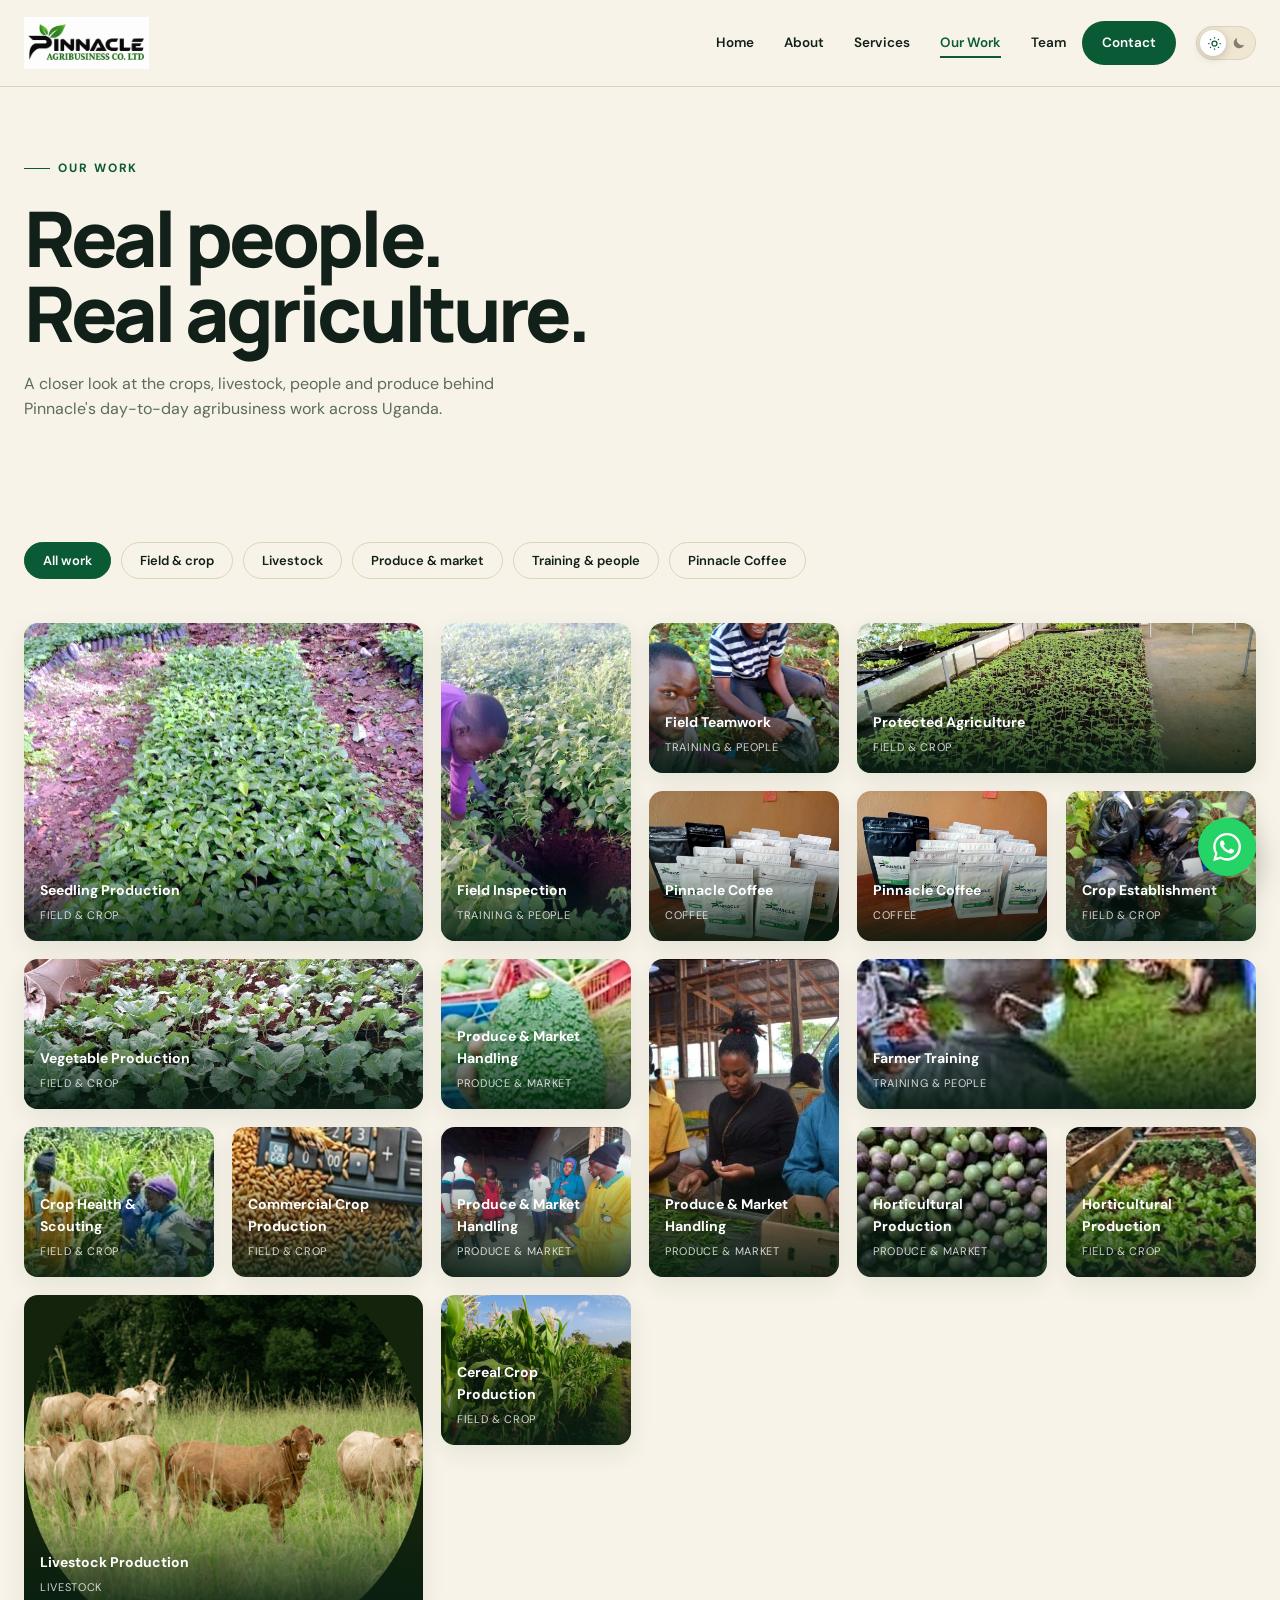
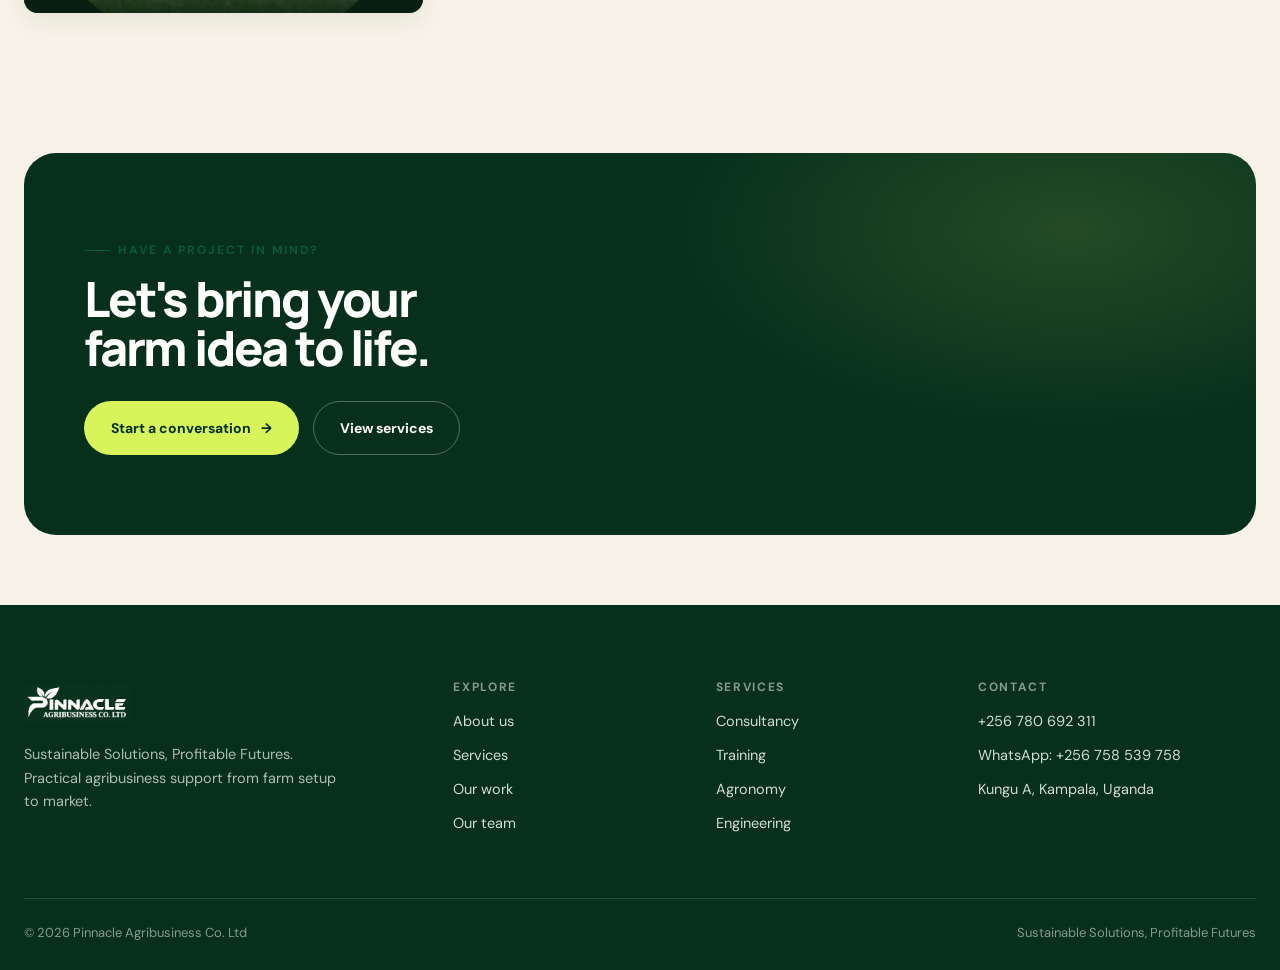
<file: projects.html>
<!DOCTYPE html>
<html lang="en">
<head>
<meta charset="utf-8"/>
<meta content="width=device-width,initial-scale=1" name="viewport"/>
<meta name="description" content="Pinnacle Agribusiness at work: field crop production, livestock, produce and market handling, farmer training and Pinnacle Coffee, across Uganda."/>
<title>Our Work | Pinnacle Agribusiness</title>
<link href="assets/favicon.png" rel="icon" type="image/png"/>
<link href="assets/favicon.png" rel="apple-touch-icon"/>
<link href="css/styles.css" rel="stylesheet"/>
<script>document.documentElement.dataset.theme=localStorage.getItem('pinnacle-theme')||(matchMedia('(prefers-color-scheme: dark)').matches?'dark':'light')</script>
</head>
<body>
<header class="site-header">
<div class="container nav-wrap">
<a class="brand" href="index.html"><img alt="Pinnacle Agribusiness Co. Ltd" src="assets/logo-pinnacle.jpg"/></a>
<nav class="nav">
<a href="index.html">Home</a>
<a href="about.html">About</a>
<a href="services.html">Services</a>
<a class="active" href="projects.html">Our Work</a>
<a href="team.html">Team</a>
<a class="nav-cta" href="contact.html">Contact</a>
</nav>
<button aria-label="Toggle theme" class="theme-toggle" id="themeToggle"></button>
<button aria-expanded="false" aria-label="Open menu" class="menu-toggle"><span></span><span></span><span></span></button>
</div>
</header>

<main>

<section class="page-hero" style="padding-bottom:50px">
<div class="container">
<div class="reveal is-visible">
<p class="eyebrow">Our Work</p>
<h1>Real people.<br/>Real agriculture.</h1>
<p class="page-hero-description">A closer look at the crops, livestock, people and produce behind Pinnacle's day-to-day agribusiness work across Uganda.</p>
</div>
</div>
</section>

<section class="section-tight">
<div class="container">
<div class="filter-row reveal">
<button class="filter-chip is-active" data-filter="all">All work</button>
<button class="filter-chip" data-filter="crop">Field &amp; crop</button>
<button class="filter-chip" data-filter="livestock">Livestock</button>
<button class="filter-chip" data-filter="produce">Produce &amp; market</button>
<button class="filter-chip" data-filter="people">Training &amp; people</button>
<button class="filter-chip" data-filter="coffee">Pinnacle Coffee</button>
</div>

<div class="portfolio-grid reveal-stagger">
<div class="p-item p-big" data-category="crop"><img alt="Seedling production in nursery" src="assets/images/pinnacle-work/coffee-nursery.jpg"/><div class="p-cap"><strong>Seedling Production</strong><small>Field &amp; Crop</small></div></div>
<div class="p-item p-tall" data-category="people"><img alt="Field inspection" src="assets/images/pinnacle-work/field-inspection.jpg"/><div class="p-cap"><strong>Field Inspection</strong><small>Training &amp; People</small></div></div>
<div class="p-item" data-category="people"><img alt="Field teamwork" src="assets/images/pinnacle-work/field-teamwork.jpg"/><div class="p-cap"><strong>Field Teamwork</strong><small>Training &amp; People</small></div></div>
<div class="p-item p-wide" data-category="crop"><img alt="Protected agriculture in greenhouse" src="assets/images/pinnacle-work/greenhouse-nursery.jpg"/><div class="p-cap"><strong>Protected Agriculture</strong><small>Field &amp; Crop</small></div></div>
<div class="p-item" data-category="coffee"><img alt="Pinnacle Coffee packaging" src="assets/images/pinnacle-work/pinnacle-coffee-1.jpg"/><div class="p-cap"><strong>Pinnacle Coffee</strong><small>Coffee</small></div></div>
<div class="p-item" data-category="coffee"><img alt="Pinnacle Coffee product range" src="assets/images/pinnacle-work/pinnacle-coffee-2.jpg"/><div class="p-cap"><strong>Pinnacle Coffee</strong><small>Coffee</small></div></div>
<div class="p-item" data-category="crop"><img alt="Crop establishment and soil inputs" src="assets/images/pinnacle-work/soil-inputs.jpg"/><div class="p-cap"><strong>Crop Establishment</strong><small>Field &amp; Crop</small></div></div>
<div class="p-item p-wide" data-category="crop"><img alt="Vegetable production" src="assets/images/pinnacle-work/vegetable-production.jpg"/><div class="p-cap"><strong>Vegetable Production</strong><small>Field &amp; Crop</small></div></div>
<div class="p-item" data-category="produce"><img alt="Avocado produce" src="assets/images/gallery/avocado-produce.jpg"/><div class="p-cap"><strong>Produce &amp; Market Handling</strong><small>Produce &amp; Market</small></div></div>
<div class="p-item p-tall" data-category="produce"><img alt="Chilli sorting in crates" src="assets/images/gallery/chilli-sorting-crates.jpg"/><div class="p-cap"><strong>Produce &amp; Market Handling</strong><small>Produce &amp; Market</small></div></div>
<div class="p-item p-wide" data-category="people"><img alt="Farmer training session" src="assets/images/gallery/farmer-training-session.jpg"/><div class="p-cap"><strong>Farmer Training</strong><small>Training &amp; People</small></div></div>
<div class="p-item" data-category="crop"><img alt="Crop health and scouting visit" src="assets/images/gallery/field-scouting-visit.jpg"/><div class="p-cap"><strong>Crop Health &amp; Scouting</strong><small>Field &amp; Crop</small></div></div>
<div class="p-item" data-category="crop"><img alt="Grain and business planning" src="assets/images/gallery/grain-and-planning.jpg"/><div class="p-cap"><strong>Commercial Crop Production</strong><small>Field &amp; Crop</small></div></div>
<div class="p-item" data-category="produce"><img alt="Pack house sorting" src="assets/images/gallery/pack-house-sorting.jpg"/><div class="p-cap"><strong>Produce &amp; Market Handling</strong><small>Produce &amp; Market</small></div></div>
<div class="p-item" data-category="produce"><img alt="Harvested produce" src="assets/images/gallery/produce-harvest-bowl.jpg"/><div class="p-cap"><strong>Horticultural Production</strong><small>Produce &amp; Market</small></div></div>
<div class="p-item" data-category="crop"><img alt="Urban garden beds" src="assets/images/gallery/urban-garden-beds.jpg"/><div class="p-cap"><strong>Horticultural Production</strong><small>Field &amp; Crop</small></div></div>
<div class="p-item p-big" data-category="livestock"><img alt="Livestock production" src="assets/images/user-assets/livestock-cattle.jpg"/><div class="p-cap"><strong>Livestock Production</strong><small>Livestock</small></div></div>
<div class="p-item" data-category="crop"><img alt="Cereal crop production" src="assets/images/user-assets/corn-field.jpg"/><div class="p-cap"><strong>Cereal Crop Production</strong><small>Field &amp; Crop</small></div></div>
</div>
</div>
</section>

<section class="section-tight">
<div class="container">
<div class="cta-band reveal">
<div class="cta-band-grid">
<div>
<p class="eyebrow">Have a project in mind?</p>
<h2>Let's bring your farm idea to life.</h2>
<div class="btn-row" style="margin-top:28px">
<a class="btn btn-lime" href="contact.html">Start a conversation <span>→</span></a>
<a class="btn btn-outline" style="border-color:rgba(255,255,255,.3);color:#fff" href="services.html">View services</a>
</div>
</div>
</div>
</div>
</div>
</section>

</main>

<a aria-label="Chat with Pinnacle on WhatsApp" class="floating-whatsapp" href="https://wa.me/256758539758" rel="noopener" target="_blank">
<svg aria-hidden="true" viewBox="0 0 24 24"><path d="M20.5 3.5A11.84 11.84 0 0 0 12.08 0C5.53 0 .2 5.32.2 11.87c0 2.09.55 4.13 1.59 5.93L.1 24l6.35-1.66a11.88 11.88 0 0 0 5.63 1.43h.01c6.55 0 11.88-5.32 11.88-11.87a11.8 11.8 0 0 0-3.47-8.4Zm-8.42 18.2h-.01a9.87 9.87 0 0 1-5.03-1.38l-.36-.21-3.77.99 1-3.68-.23-.38a9.86 9.86 0 0 1-1.51-5.18c0-5.43 4.42-9.84 9.86-9.84 2.63 0 5.1 1.03 6.96 2.89a9.8 9.8 0 0 1 2.89 6.95c0 5.43-4.42 9.84-9.86 9.84Zm5.4-7.38c-.3-.15-1.78-.88-2.05-.98-.27-.1-.47-.15-.67.15-.2.3-.77.98-.94 1.18-.17.2-.35.22-.65.07-.3-.15-1.26-.46-2.39-1.48-.88-.78-1.48-1.75-1.65-2.05-.17-.3-.02-.46.13-.61.13-.13.3-.35.45-.52.15-.17.2-.3.3-.5.1-.2.05-.37-.02-.52-.07-.15-.67-1.62-.92-2.22-.24-.58-.49-.5-.67-.51h-.57c-.2 0-.52.07-.79.37-.27.3-1.04 1.02-1.04 2.49s1.07 2.89 1.22 3.09c.15.2 2.1 3.2 5.08 4.49.71.31 1.26.5 1.69.64.71.23 1.36.2 1.87.12.57-.09 1.78-.73 2.03-1.43.25-.71.25-1.31.17-1.43-.07-.12-.27-.2-.57-.35Z"></path></svg>
</a>

<footer class="footer">
<div class="container">
<div class="footer-grid">
<div class="footer-brand">
<img alt="Pinnacle Agribusiness" src="assets/logo-pinnacle-white.png"/>
<p class="footer-tagline">Sustainable Solutions, Profitable Futures. Practical agribusiness support from farm setup to market.</p>
</div>
<div><h4>Explore</h4><a href="about.html">About us</a><a href="services.html">Services</a><a href="projects.html">Our work</a><a href="team.html">Our team</a></div>
<div><h4>Services</h4><a href="services.html">Consultancy</a><a href="services.html">Training</a><a href="services.html">Agronomy</a><a href="services.html">Engineering</a></div>
<div class="footer-contact"><h4>Contact</h4><a href="tel:+256780692311">+256 780 692 311</a><a href="https://wa.me/256758539758">WhatsApp: +256 758 539 758</a><a href="contact.html">Kungu A, Kampala, Uganda</a></div>
</div>
<div class="footer-bottom"><span>© 2026 Pinnacle Agribusiness Co. Ltd</span><span>Sustainable Solutions, Profitable Futures</span></div>
</div>
</footer>

<script src="js/main.js"></script>
</body>
</html>
</file>
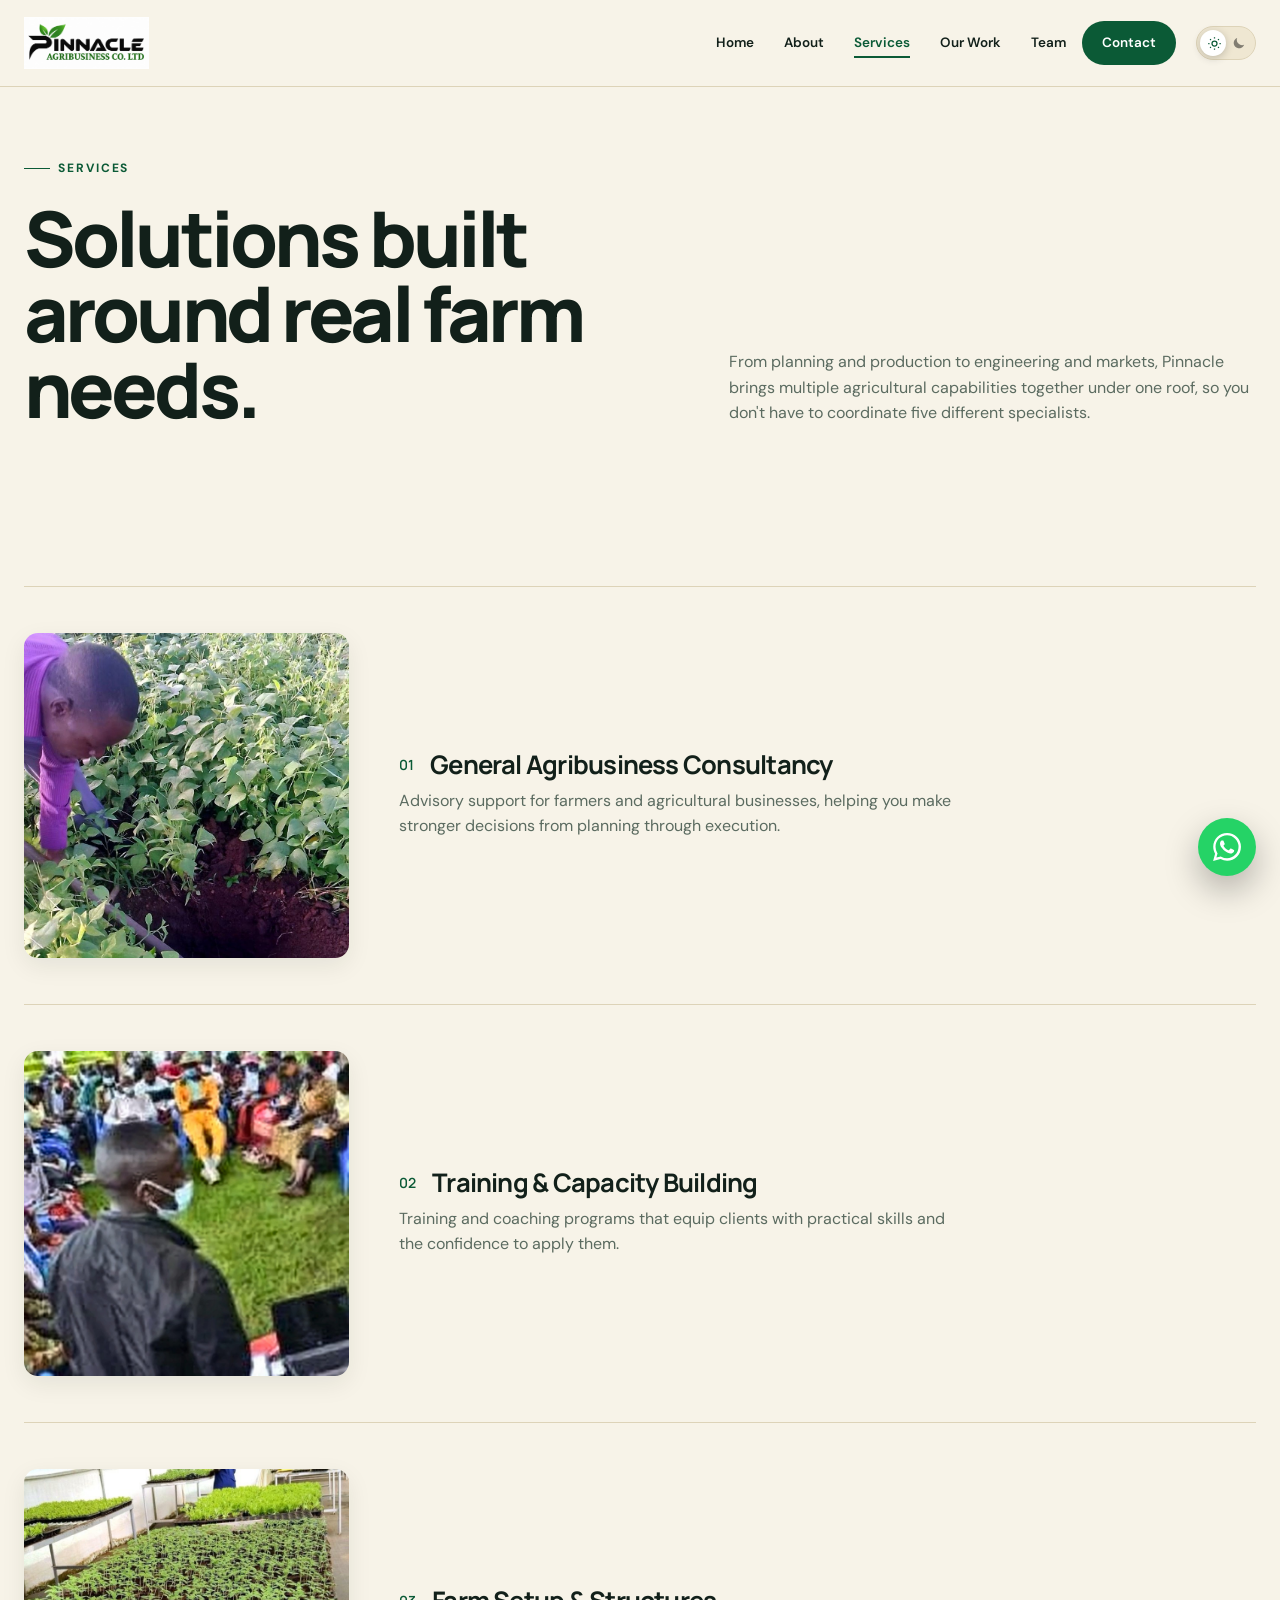
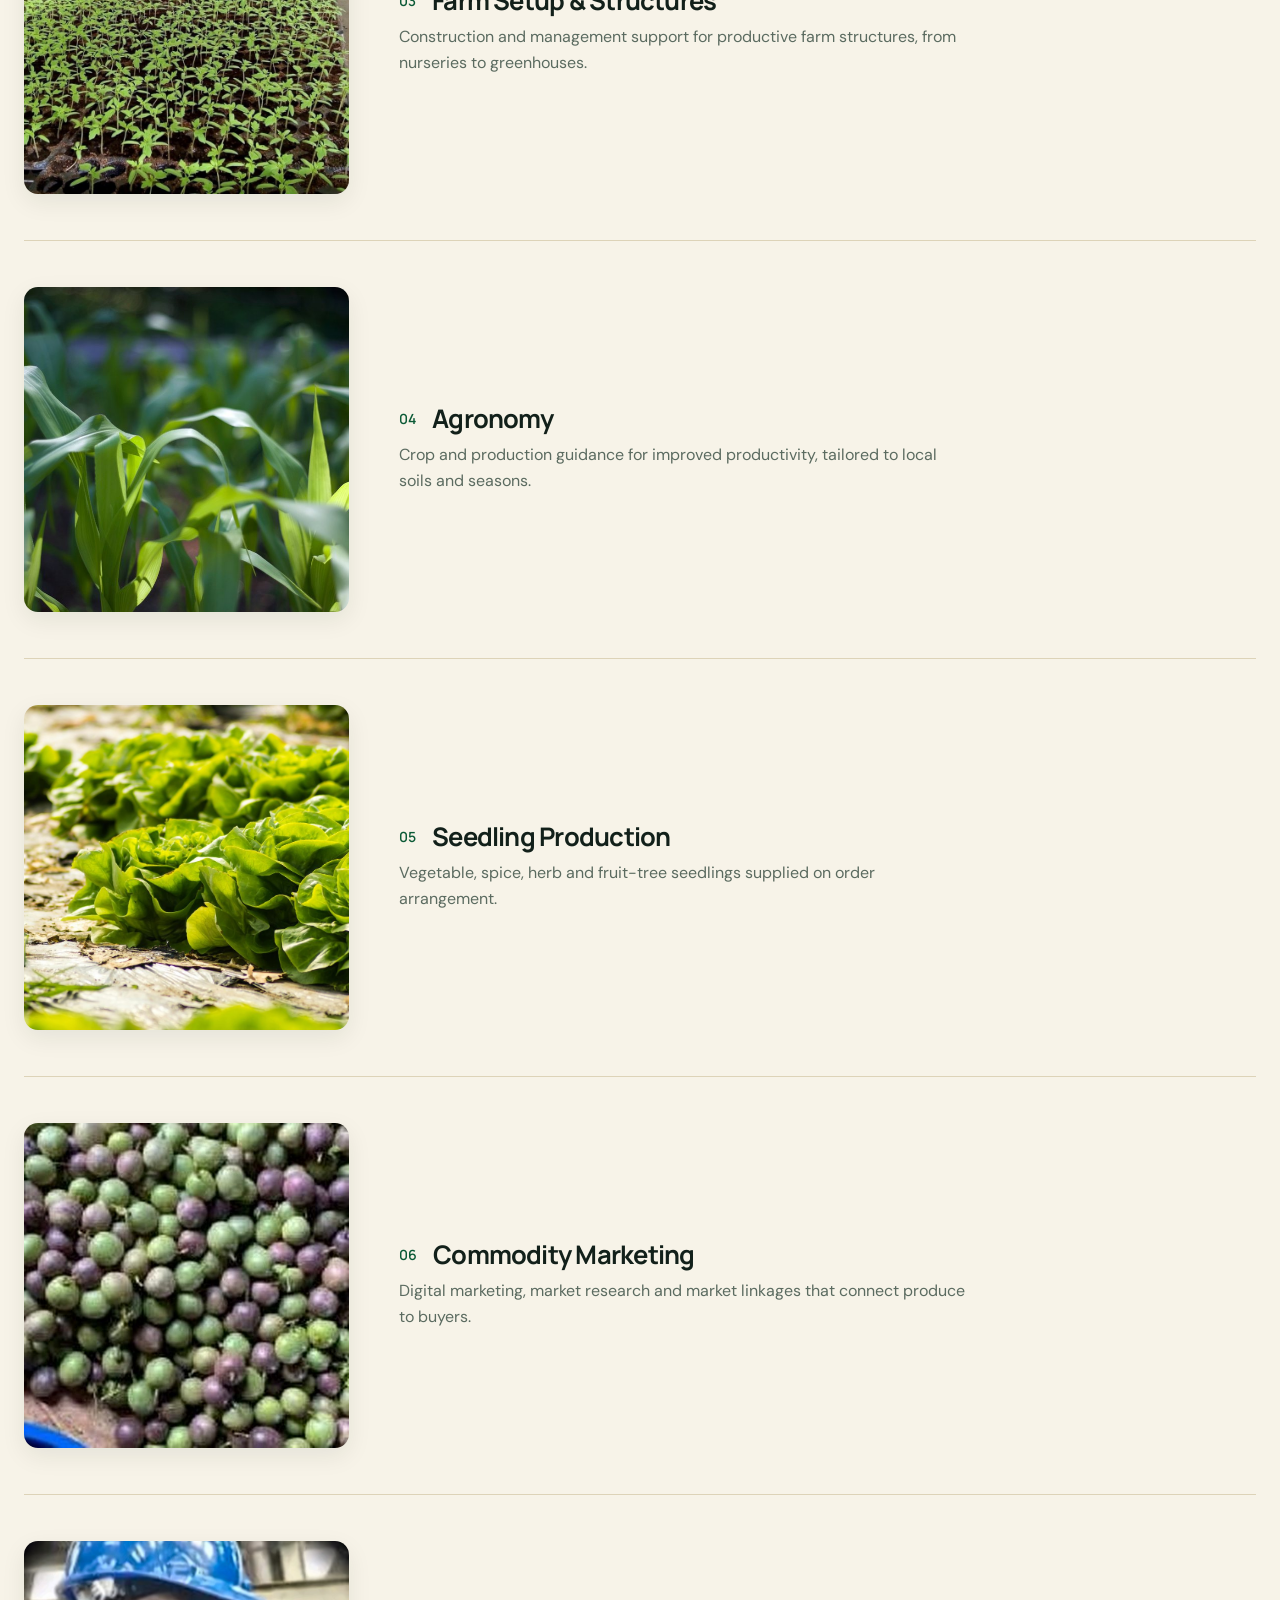
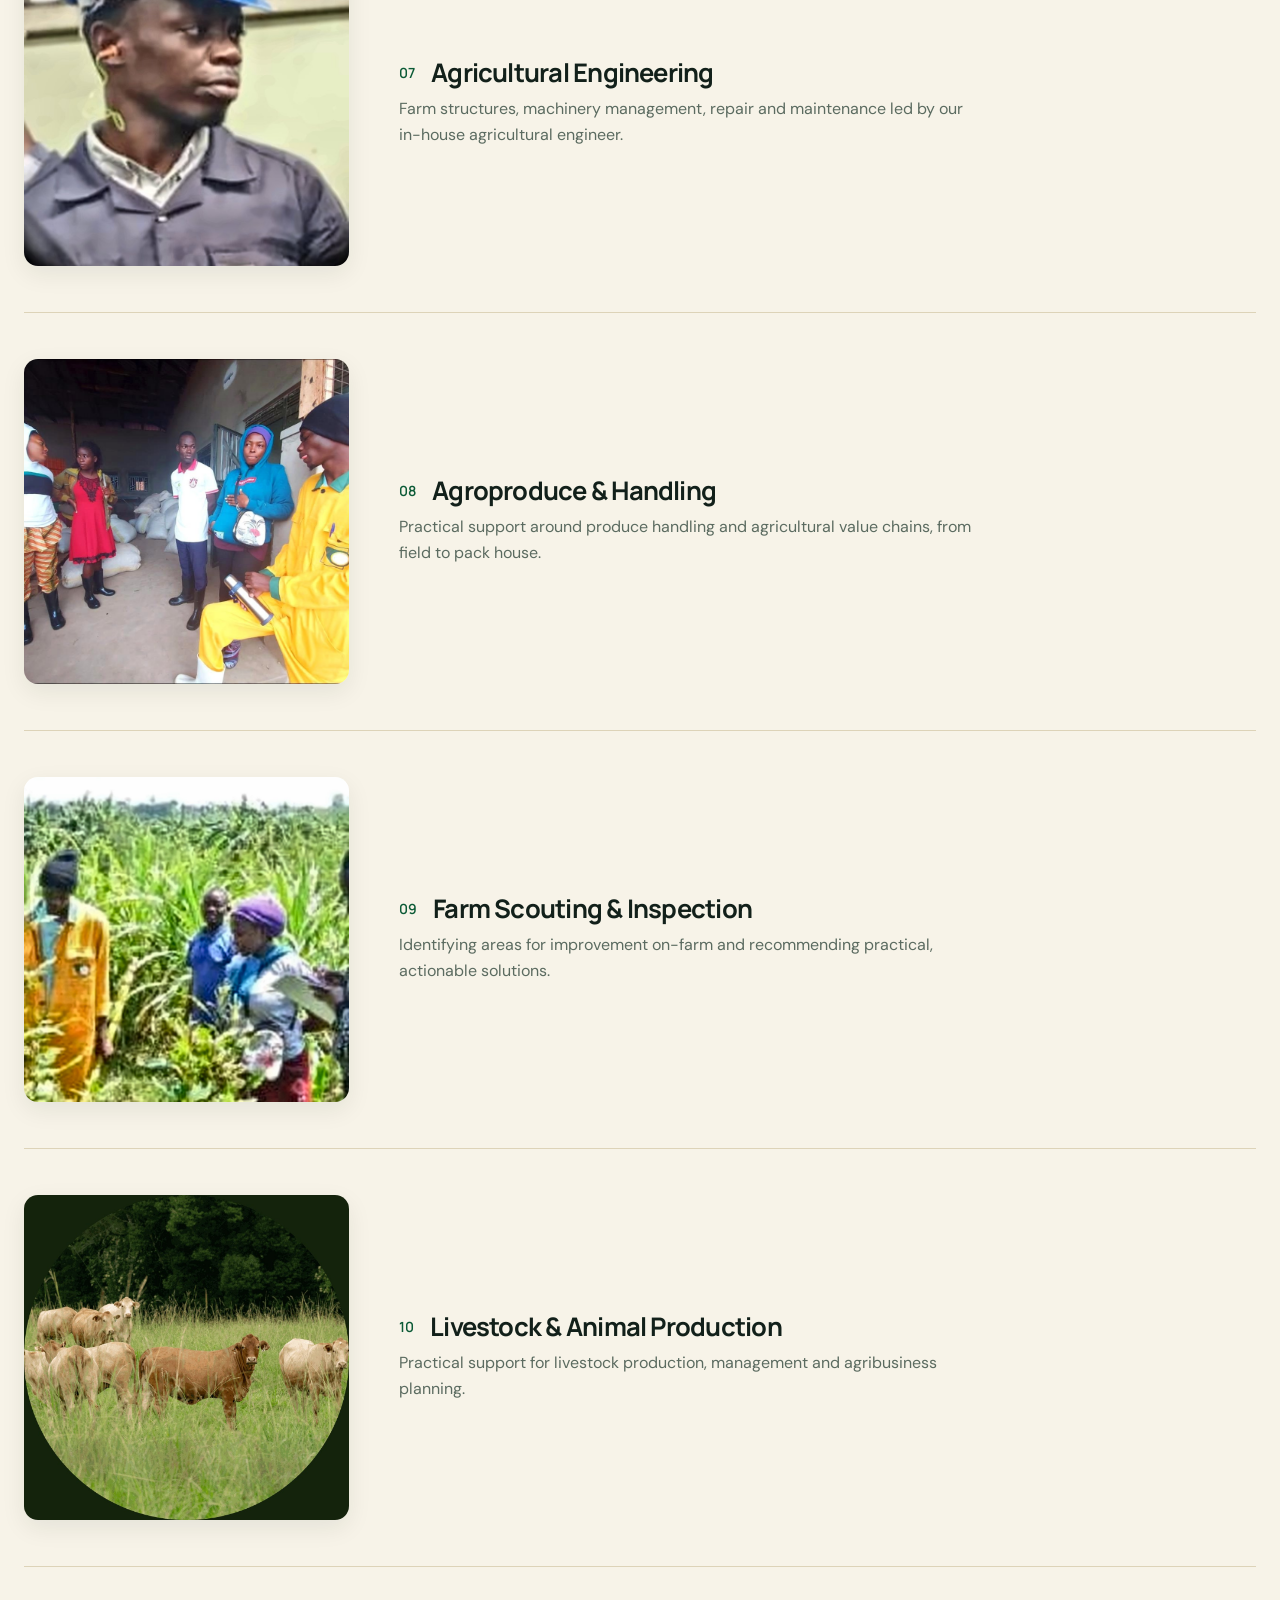
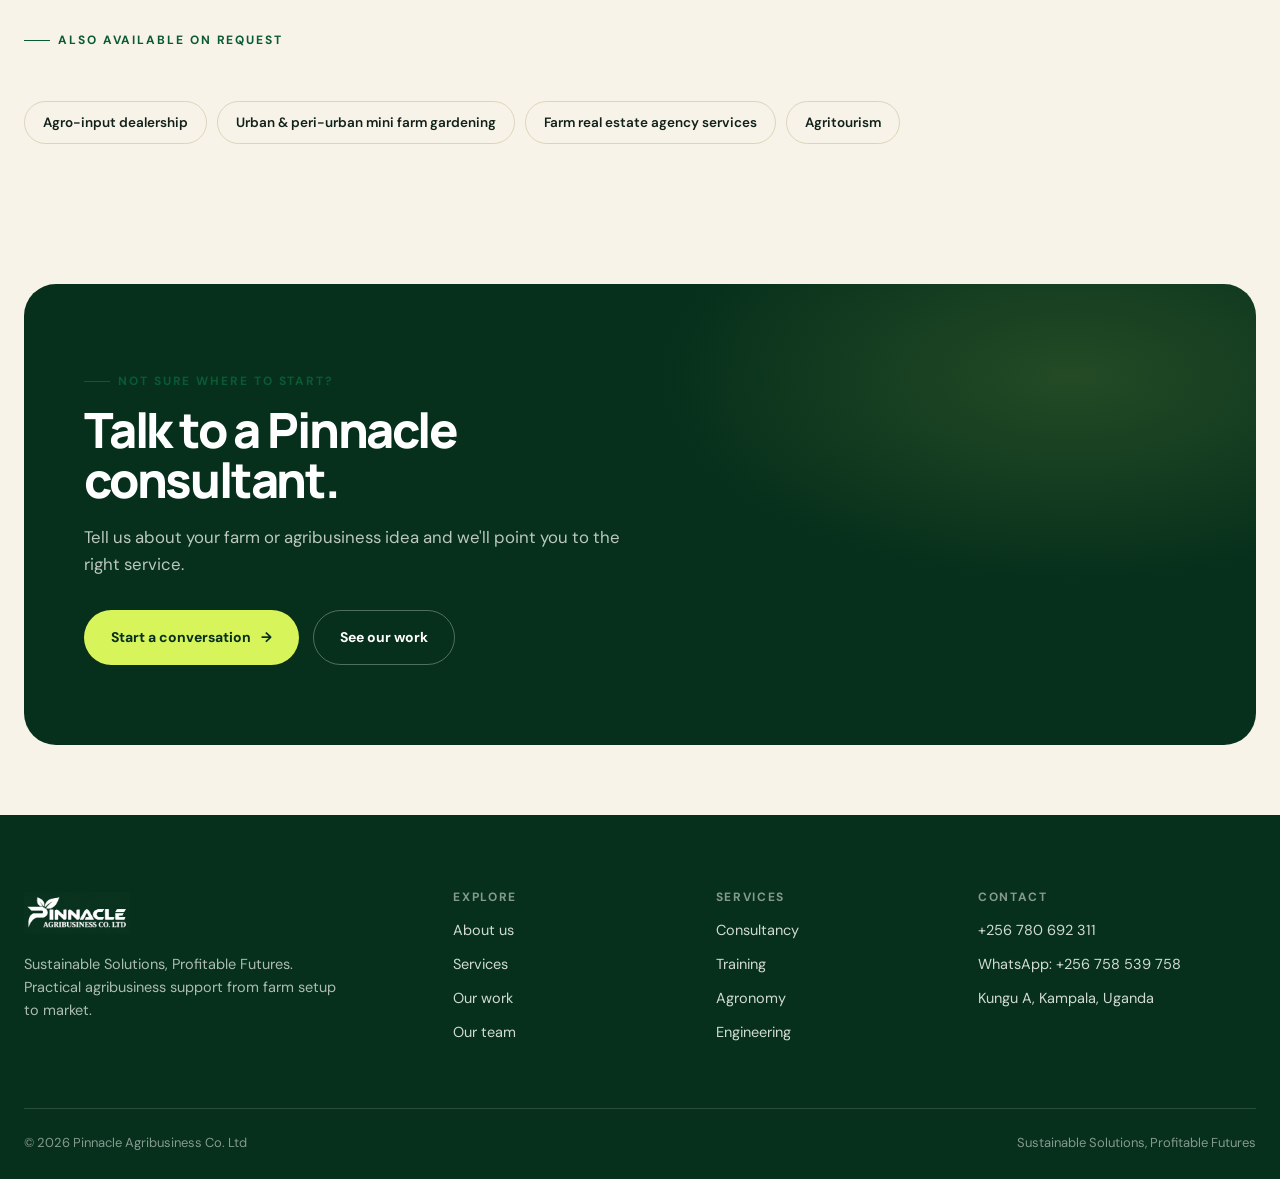
<file: services.html>
<!DOCTYPE html>
<html lang="en">
<head>
<meta charset="utf-8"/>
<meta content="width=device-width,initial-scale=1" name="viewport"/>
<meta name="description" content="Pinnacle Agribusiness services: consultancy, training, farm setup, agronomy, seedling production, commodity marketing, engineering, produce handling, farm scouting and livestock support."/>
<title>Services | Pinnacle Agribusiness</title>
<link href="assets/favicon.png" rel="icon" type="image/png"/>
<link href="assets/favicon.png" rel="apple-touch-icon"/>
<link href="css/styles.css" rel="stylesheet"/>
<script>document.documentElement.dataset.theme=localStorage.getItem('pinnacle-theme')||(matchMedia('(prefers-color-scheme: dark)').matches?'dark':'light')</script>
</head>
<body>
<header class="site-header">
<div class="container nav-wrap">
<a class="brand" href="index.html"><img alt="Pinnacle Agribusiness Co. Ltd" src="assets/logo-pinnacle.jpg"/></a>
<nav class="nav">
<a href="index.html">Home</a>
<a href="about.html">About</a>
<a class="active" href="services.html">Services</a>
<a href="projects.html">Our Work</a>
<a href="team.html">Team</a>
<a class="nav-cta" href="contact.html">Contact</a>
</nav>
<button aria-label="Toggle theme" class="theme-toggle" id="themeToggle"></button>
<button aria-expanded="false" aria-label="Open menu" class="menu-toggle"><span></span><span></span><span></span></button>
</div>
</header>

<main>

<section class="page-hero">
<div class="container services-intro-grid">
<div class="reveal is-visible">
<p class="eyebrow">Services</p>
<h1>Solutions built<br/>around real farm needs.</h1>
</div>
<div class="reveal is-visible">
<p class="page-hero-description" style="margin-top:0">From planning and production to engineering and markets, Pinnacle brings multiple agricultural capabilities together under one roof, so you don't have to coordinate five different specialists.</p>
</div>
</div>
</section>

<section class="section-tight">
<div class="container">
<div class="services-list">

<div class="service-row-full reveal">
<div class="srf-media"><img alt="Field inspection and consultancy" src="assets/images/pinnacle-work/field-inspection.jpg"/></div>
<div>
<div class="srf-top"><span class="srf-index">01</span><h3>General Agribusiness Consultancy</h3></div>
<p>Advisory support for farmers and agricultural businesses, helping you make stronger decisions from planning through execution.</p>
</div>
</div>

<div class="service-row-full reveal">
<div class="srf-media"><img alt="Farmer training and capacity building session" src="assets/images/gallery/farmer-training-session.jpg"/></div>
<div>
<div class="srf-top"><span class="srf-index">02</span><h3>Training &amp; Capacity Building</h3></div>
<p>Training and coaching programs that equip clients with practical skills and the confidence to apply them.</p>
</div>
</div>

<div class="service-row-full reveal">
<div class="srf-media"><img alt="Greenhouse and farm structure construction" src="assets/images/pinnacle-work/greenhouse-nursery.jpg"/></div>
<div>
<div class="srf-top"><span class="srf-index">03</span><h3>Farm Setup &amp; Structures</h3></div>
<p>Construction and management support for productive farm structures, from nurseries to greenhouses.</p>
</div>
</div>

<div class="service-row-full reveal">
<div class="srf-media"><img alt="Field crop close-up" src="assets/images/user-assets/corn-closeup.jpg"/></div>
<div>
<div class="srf-top"><span class="srf-index">04</span><h3>Agronomy</h3></div>
<p>Crop and production guidance for improved productivity, tailored to local soils and seasons.</p>
</div>
</div>

<div class="service-row-full reveal">
<div class="srf-media"><img alt="Lettuce seedling field" src="assets/images/user-assets/lettuce-field.jpg"/></div>
<div>
<div class="srf-top"><span class="srf-index">05</span><h3>Seedling Production</h3></div>
<p>Vegetable, spice, herb and fruit-tree seedlings supplied on order arrangement.</p>
</div>
</div>

<div class="service-row-full reveal">
<div class="srf-media"><img alt="Produce ready for market" src="assets/images/gallery/produce-harvest-bowl.jpg"/></div>
<div>
<div class="srf-top"><span class="srf-index">06</span><h3>Commodity Marketing</h3></div>
<p>Digital marketing, market research and market linkages that connect produce to buyers.</p>
</div>
</div>

<div class="service-row-full reveal">
<div class="srf-media"><img alt="Eng. Fred Mark Abigaba, Agricultural Engineer" src="assets/images/team/fred-mark-abigaba.jpg"/></div>
<div>
<div class="srf-top"><span class="srf-index">07</span><h3>Agricultural Engineering</h3></div>
<p>Farm structures, machinery management, repair and maintenance led by our in-house agricultural engineer.</p>
</div>
</div>

<div class="service-row-full reveal">
<div class="srf-media"><img alt="Produce sorting at pack house" src="assets/images/gallery/pack-house-sorting.jpg"/></div>
<div>
<div class="srf-top"><span class="srf-index">08</span><h3>Agroproduce &amp; Handling</h3></div>
<p>Practical support around produce handling and agricultural value chains, from field to pack house.</p>
</div>
</div>

<div class="service-row-full reveal">
<div class="srf-media"><img alt="Farm scouting visit" src="assets/images/gallery/field-scouting-visit.jpg"/></div>
<div>
<div class="srf-top"><span class="srf-index">09</span><h3>Farm Scouting &amp; Inspection</h3></div>
<p>Identifying areas for improvement on-farm and recommending practical, actionable solutions.</p>
</div>
</div>

<div class="service-row-full reveal">
<div class="srf-media"><img alt="Livestock and animal production" src="assets/images/user-assets/livestock-cattle.jpg"/></div>
<div>
<div class="srf-top"><span class="srf-index">10</span><h3>Livestock &amp; Animal Production</h3></div>
<p>Practical support for livestock production, management and agribusiness planning.</p>
</div>
</div>

</div>

<p class="eyebrow" style="margin-top:64px">Also available on request</p>
<div class="also-available">
<span class="reach-chip">Agro-input dealership</span>
<span class="reach-chip">Urban &amp; peri-urban mini farm gardening</span>
<span class="reach-chip">Farm real estate agency services</span>
<span class="reach-chip">Agritourism</span>
</div>
</div>
</section>

<section class="section-tight">
<div class="container">
<div class="cta-band reveal">
<div class="cta-band-grid">
<div>
<p class="eyebrow">Not sure where to start?</p>
<h2>Talk to a Pinnacle consultant.</h2>
<p class="lede">Tell us about your farm or agribusiness idea and we'll point you to the right service.</p>
<div class="btn-row" style="margin-top:28px">
<a class="btn btn-lime" href="contact.html">Start a conversation <span>→</span></a>
<a class="btn btn-outline" style="border-color:rgba(255,255,255,.3);color:#fff" href="projects.html">See our work</a>
</div>
</div>
</div>
</div>
</div>
</section>

</main>

<a aria-label="Chat with Pinnacle on WhatsApp" class="floating-whatsapp" href="https://wa.me/256758539758" rel="noopener" target="_blank">
<svg aria-hidden="true" viewBox="0 0 24 24"><path d="M20.5 3.5A11.84 11.84 0 0 0 12.08 0C5.53 0 .2 5.32.2 11.87c0 2.09.55 4.13 1.59 5.93L.1 24l6.35-1.66a11.88 11.88 0 0 0 5.63 1.43h.01c6.55 0 11.88-5.32 11.88-11.87a11.8 11.8 0 0 0-3.47-8.4Zm-8.42 18.2h-.01a9.87 9.87 0 0 1-5.03-1.38l-.36-.21-3.77.99 1-3.68-.23-.38a9.86 9.86 0 0 1-1.51-5.18c0-5.43 4.42-9.84 9.86-9.84 2.63 0 5.1 1.03 6.96 2.89a9.8 9.8 0 0 1 2.89 6.95c0 5.43-4.42 9.84-9.86 9.84Zm5.4-7.38c-.3-.15-1.78-.88-2.05-.98-.27-.1-.47-.15-.67.15-.2.3-.77.98-.94 1.18-.17.2-.35.22-.65.07-.3-.15-1.26-.46-2.39-1.48-.88-.78-1.48-1.75-1.65-2.05-.17-.3-.02-.46.13-.61.13-.13.3-.35.45-.52.15-.17.2-.3.3-.5.1-.2.05-.37-.02-.52-.07-.15-.67-1.62-.92-2.22-.24-.58-.49-.5-.67-.51h-.57c-.2 0-.52.07-.79.37-.27.3-1.04 1.02-1.04 2.49s1.07 2.89 1.22 3.09c.15.2 2.1 3.2 5.08 4.49.71.31 1.26.5 1.69.64.71.23 1.36.2 1.87.12.57-.09 1.78-.73 2.03-1.43.25-.71.25-1.31.17-1.43-.07-.12-.27-.2-.57-.35Z"></path></svg>
</a>

<footer class="footer">
<div class="container">
<div class="footer-grid">
<div class="footer-brand">
<img alt="Pinnacle Agribusiness" src="assets/logo-pinnacle-white.png"/>
<p class="footer-tagline">Sustainable Solutions, Profitable Futures. Practical agribusiness support from farm setup to market.</p>
</div>
<div><h4>Explore</h4><a href="about.html">About us</a><a href="services.html">Services</a><a href="projects.html">Our work</a><a href="team.html">Our team</a></div>
<div><h4>Services</h4><a href="services.html">Consultancy</a><a href="services.html">Training</a><a href="services.html">Agronomy</a><a href="services.html">Engineering</a></div>
<div class="footer-contact"><h4>Contact</h4><a href="tel:+256780692311">+256 780 692 311</a><a href="https://wa.me/256758539758">WhatsApp: +256 758 539 758</a><a href="contact.html">Kungu A, Kampala, Uganda</a></div>
</div>
<div class="footer-bottom"><span>© 2026 Pinnacle Agribusiness Co. Ltd</span><span>Sustainable Solutions, Profitable Futures</span></div>
</div>
</footer>

<script src="js/main.js"></script>
</body>
</html>
</file>
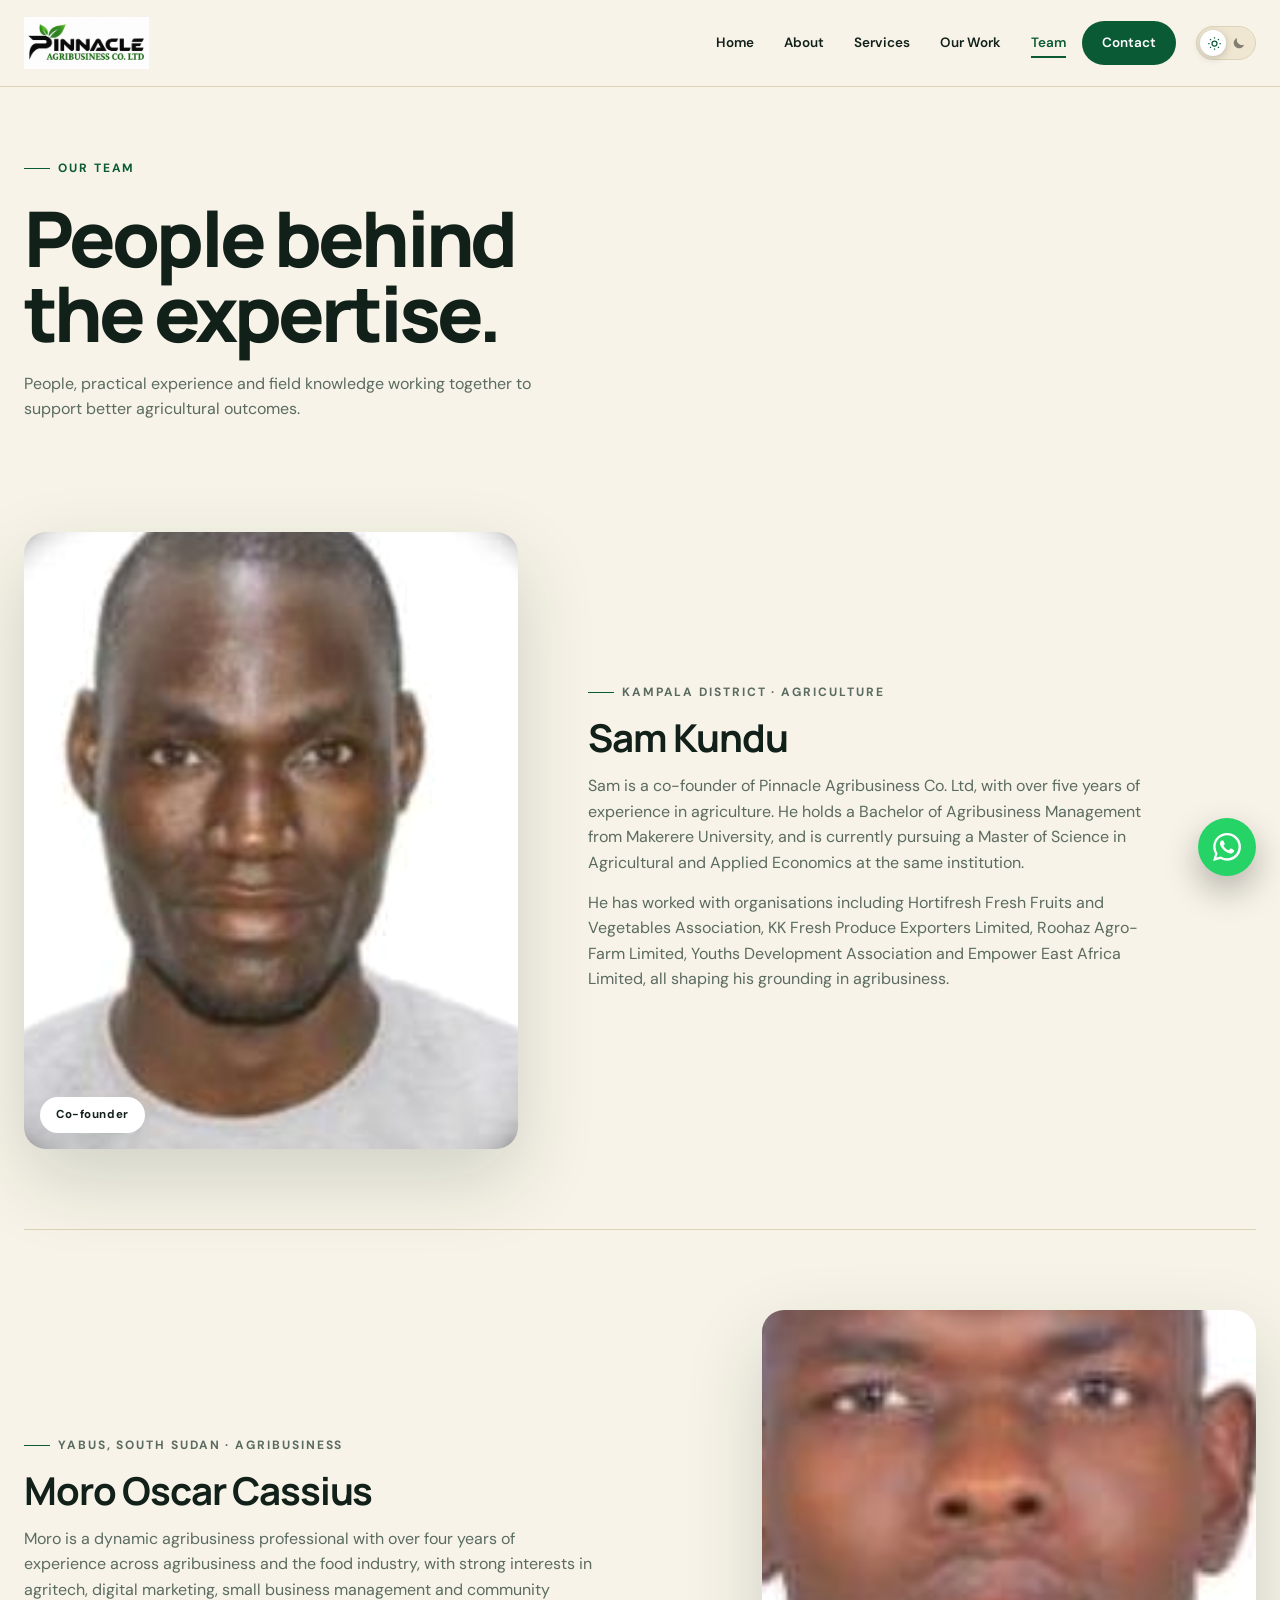
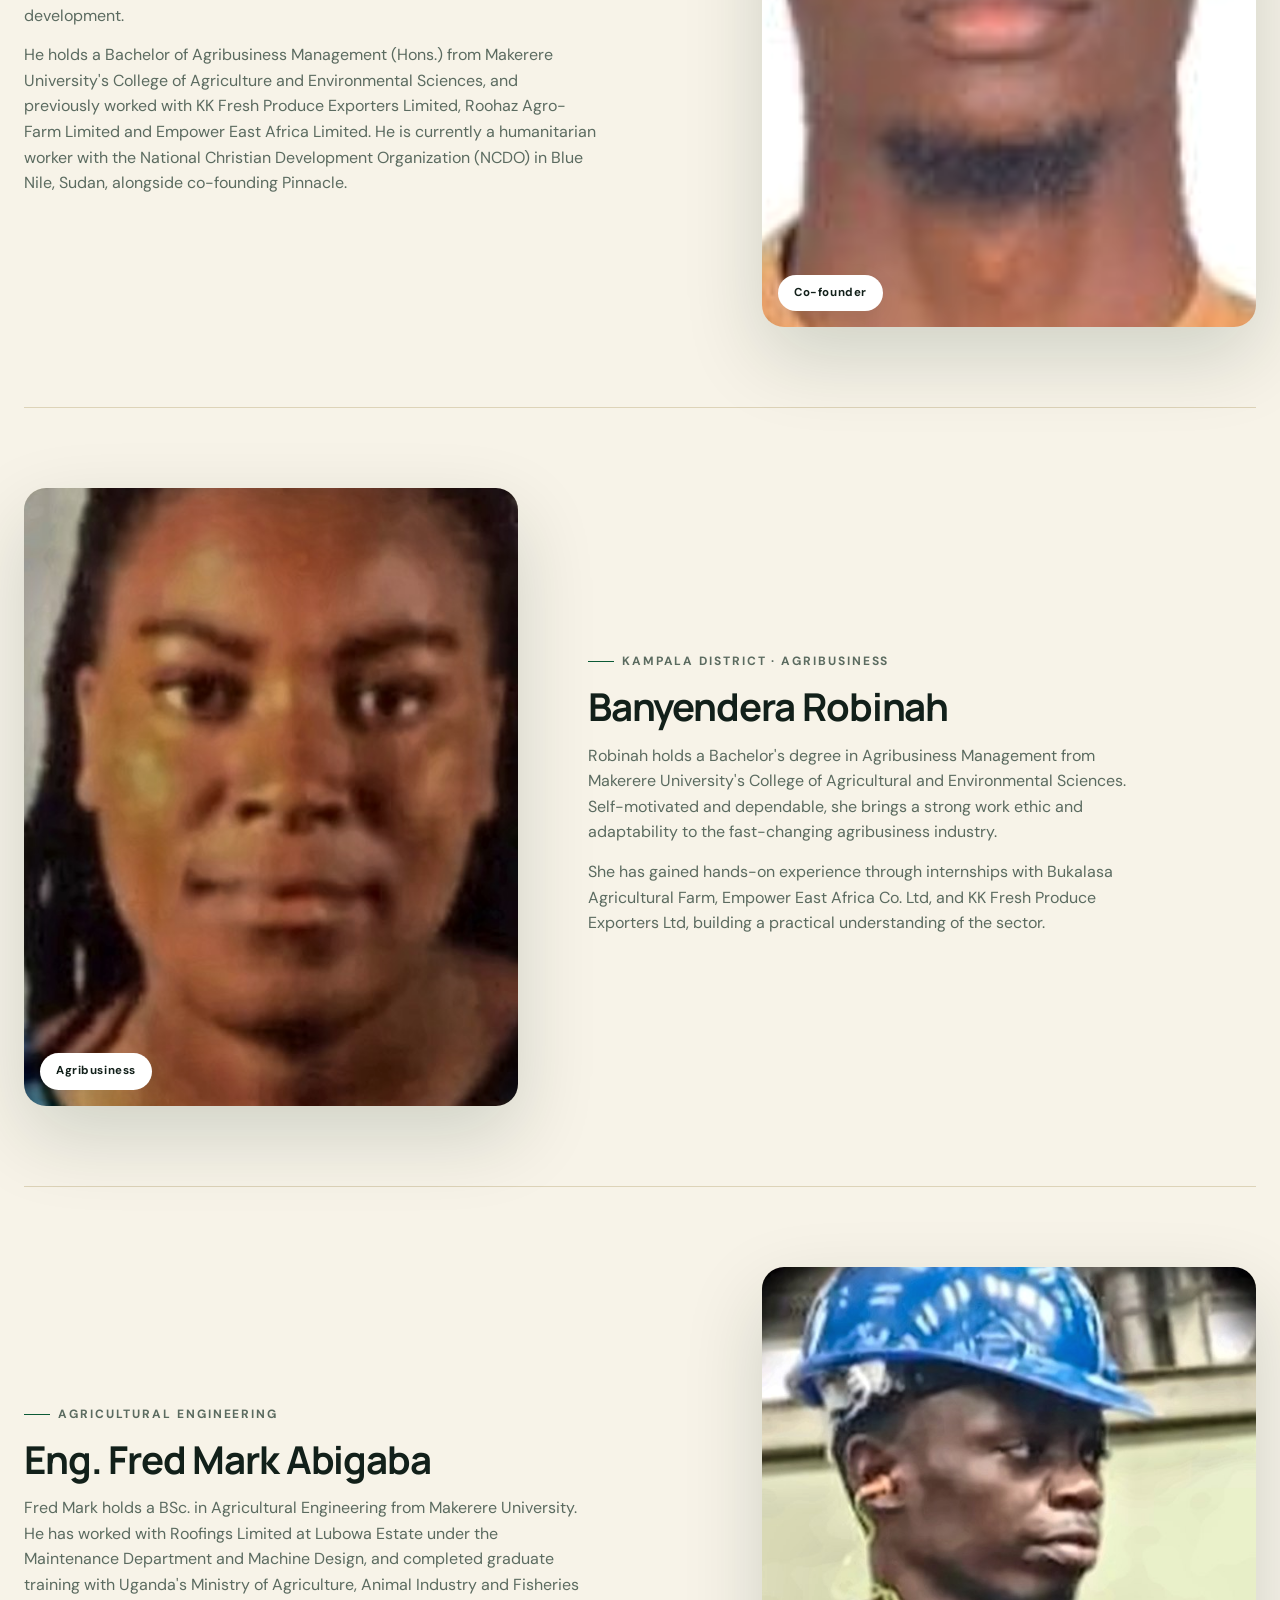
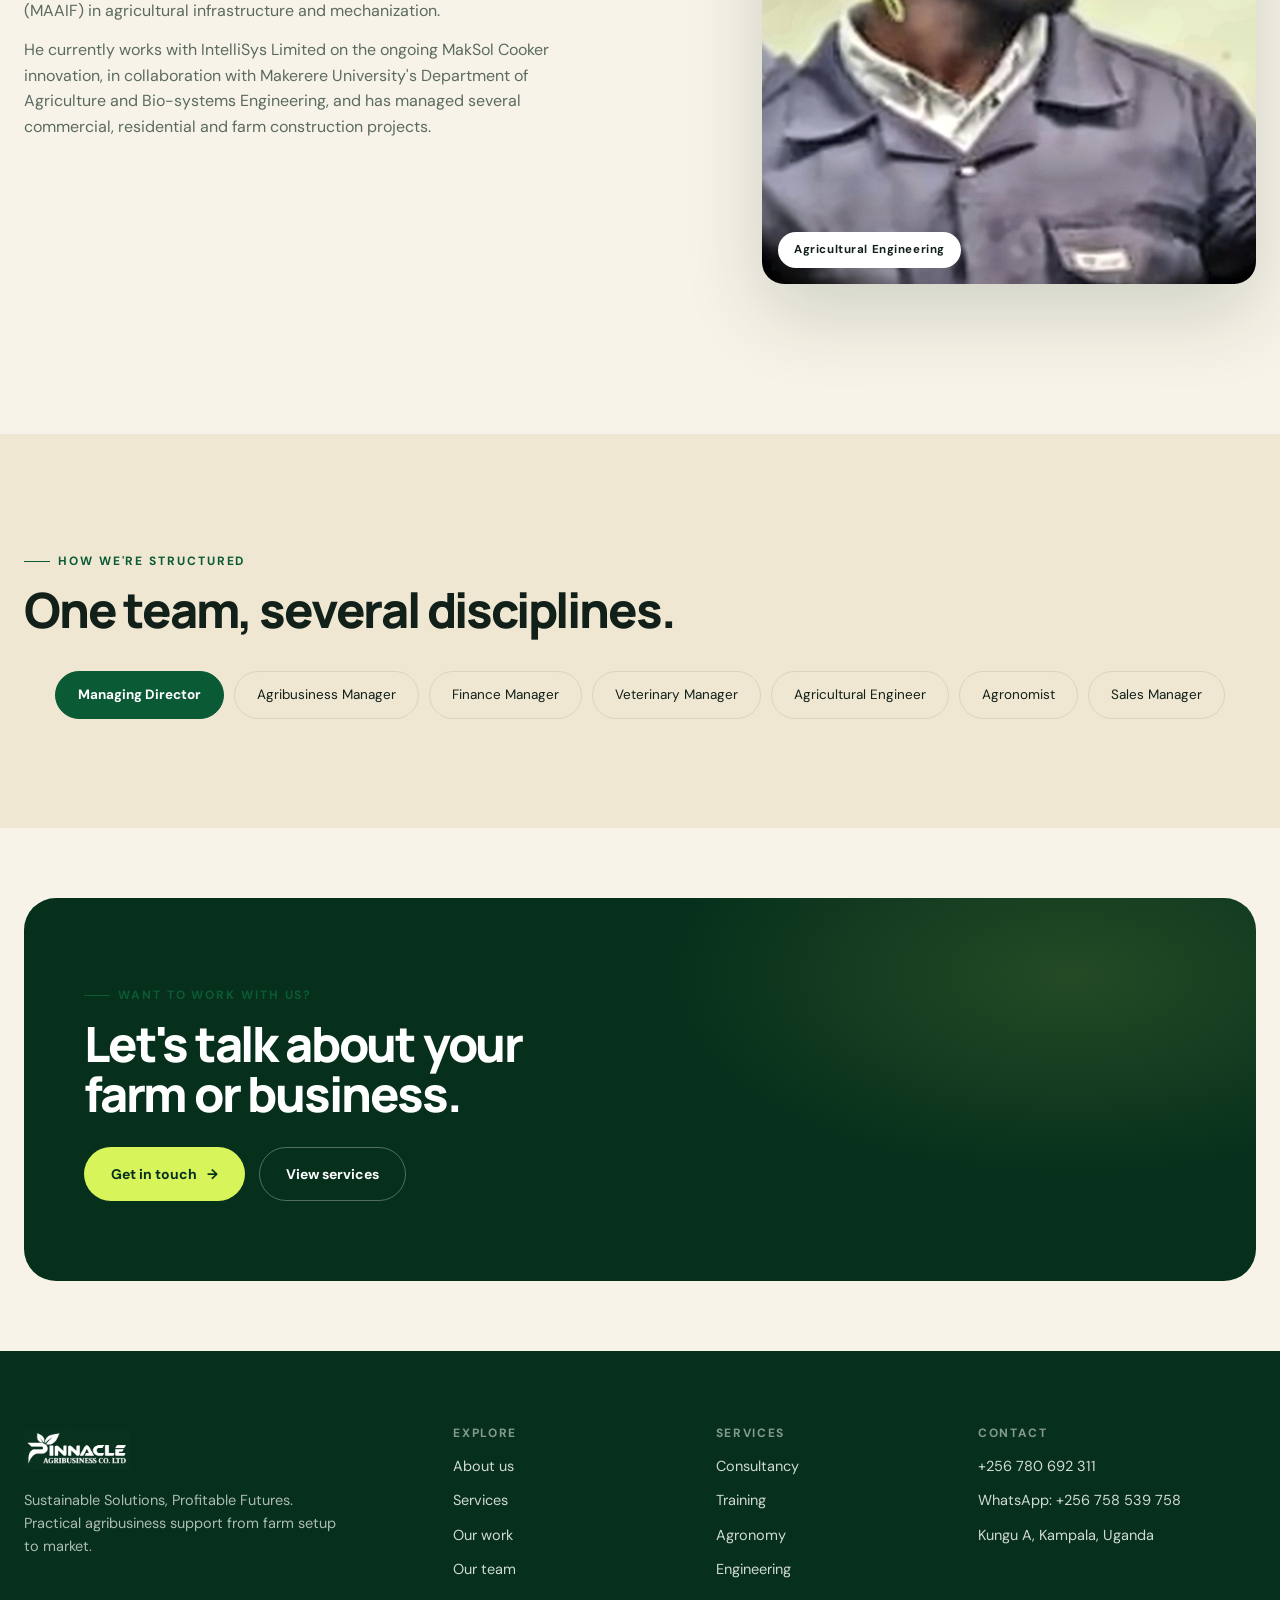
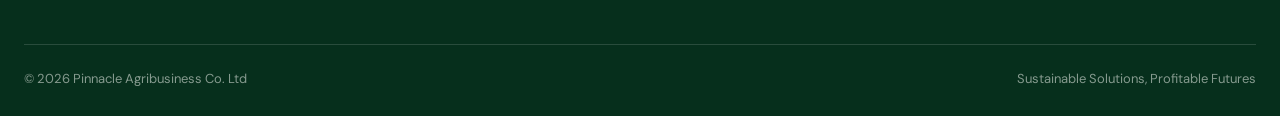
<file: team.html>
<!DOCTYPE html>
<html lang="en">
<head>
<meta charset="utf-8"/>
<meta content="width=device-width,initial-scale=1" name="viewport"/>
<meta name="description" content="Meet the Pinnacle Agribusiness team: agronomists, agribusiness specialists and an agricultural engineer working together across Uganda and South Sudan."/>
<title>Team | Pinnacle Agribusiness</title>
<link href="assets/favicon.png" rel="icon" type="image/png"/>
<link href="assets/favicon.png" rel="apple-touch-icon"/>
<link href="css/styles.css" rel="stylesheet"/>
<script>document.documentElement.dataset.theme=localStorage.getItem('pinnacle-theme')||(matchMedia('(prefers-color-scheme: dark)').matches?'dark':'light')</script>
</head>
<body>
<header class="site-header">
<div class="container nav-wrap">
<a class="brand" href="index.html"><img alt="Pinnacle Agribusiness Co. Ltd" src="assets/logo-pinnacle.jpg"/></a>
<nav class="nav">
<a href="index.html">Home</a>
<a href="about.html">About</a>
<a href="services.html">Services</a>
<a href="projects.html">Our Work</a>
<a class="active" href="team.html">Team</a>
<a class="nav-cta" href="contact.html">Contact</a>
</nav>
<button aria-label="Toggle theme" class="theme-toggle" id="themeToggle"></button>
<button aria-expanded="false" aria-label="Open menu" class="menu-toggle"><span></span><span></span><span></span></button>
</div>
</header>

<main>

<section class="page-hero" style="padding-bottom:40px">
<div class="container">
<div class="reveal is-visible">
<p class="eyebrow">Our Team</p>
<h1>People behind<br/>the expertise.</h1>
<p class="page-hero-description">People, practical experience and field knowledge working together to support better agricultural outcomes.</p>
</div>
</div>
</section>

<section class="section-tight">
<div class="container">

<div class="team-featured reveal">
<div class="team-photo-frame"><img alt="Sam Kundu" src="assets/images/team/sam-kundu.jpg"/><div class="team-role-tag">Co-founder</div></div>
<div class="team-featured-text">
<p class="eyebrow">Kampala District · Agriculture</p>
<h3>Sam Kundu</h3>
<p>Sam is a co-founder of Pinnacle Agribusiness Co. Ltd, with over five years of experience in agriculture. He holds a Bachelor of Agribusiness Management from Makerere University, and is currently pursuing a Master of Science in Agricultural and Applied Economics at the same institution.</p>
<p>He has worked with organisations including Hortifresh Fresh Fruits and Vegetables Association, KK Fresh Produce Exporters Limited, Roohaz Agro-Farm Limited, Youths Development Association and Empower East Africa Limited, all shaping his grounding in agribusiness.</p>
</div>
</div>

<div class="team-featured reverse reveal">
<div class="team-photo-frame"><img alt="Moro Oscar Cassius" src="assets/images/team/moro-oscar-cassius.jpg"/><div class="team-role-tag">Co-founder</div></div>
<div class="team-featured-text">
<p class="eyebrow">Yabus, South Sudan · Agribusiness</p>
<h3>Moro Oscar Cassius</h3>
<p>Moro is a dynamic agribusiness professional with over four years of experience across agribusiness and the food industry, with strong interests in agritech, digital marketing, small business management and community development.</p>
<p>He holds a Bachelor of Agribusiness Management (Hons.) from Makerere University's College of Agriculture and Environmental Sciences, and previously worked with KK Fresh Produce Exporters Limited, Roohaz Agro-Farm Limited and Empower East Africa Limited. He is currently a humanitarian worker with the National Christian Development Organization (NCDO) in Blue Nile, Sudan, alongside co-founding Pinnacle.</p>
</div>
</div>

<div class="team-featured reveal">
<div class="team-photo-frame"><img alt="Banyendera Robinah" src="assets/images/team/banyendera-robinah.jpg"/><div class="team-role-tag">Agribusiness</div></div>
<div class="team-featured-text">
<p class="eyebrow">Kampala District · Agribusiness</p>
<h3>Banyendera Robinah</h3>
<p>Robinah holds a Bachelor's degree in Agribusiness Management from Makerere University's College of Agricultural and Environmental Sciences. Self-motivated and dependable, she brings a strong work ethic and adaptability to the fast-changing agribusiness industry.</p>
<p>She has gained hands-on experience through internships with Bukalasa Agricultural Farm, Empower East Africa Co. Ltd, and KK Fresh Produce Exporters Ltd, building a practical understanding of the sector.</p>
</div>
</div>

<div class="team-featured reverse reveal">
<div class="team-photo-frame"><img alt="Eng. Fred Mark Abigaba" src="assets/images/team/fred-mark-abigaba.jpg"/><div class="team-role-tag">Agricultural Engineering</div></div>
<div class="team-featured-text">
<p class="eyebrow">Agricultural Engineering</p>
<h3>Eng. Fred Mark Abigaba</h3>
<p>Fred Mark holds a BSc. in Agricultural Engineering from Makerere University. He has worked with Roofings Limited at Lubowa Estate under the Maintenance Department and Machine Design, and completed graduate training with Uganda's Ministry of Agriculture, Animal Industry and Fisheries (MAAIF) in agricultural infrastructure and mechanization.</p>
<p>He currently works with IntelliSys Limited on the ongoing MakSol Cooker innovation, in collaboration with Makerere University's Department of Agriculture and Bio-systems Engineering, and has managed several commercial, residential and farm construction projects.</p>
</div>
</div>

</div>
</section>

<section class="section section-alt">
<div class="container">
<div class="section-head reveal" style="margin-bottom:36px">
<div>
<p class="eyebrow">How we're structured</p>
<h2>One team, several disciplines.</h2>
</div>
</div>
<div class="org-strip reveal-stagger">
<span class="org-chip primary">Managing Director</span>
<span class="org-chip">Agribusiness Manager</span>
<span class="org-chip">Finance Manager</span>
<span class="org-chip">Veterinary Manager</span>
<span class="org-chip">Agricultural Engineer</span>
<span class="org-chip">Agronomist</span>
<span class="org-chip">Sales Manager</span>
</div>
</div>
</section>

<section class="section-tight">
<div class="container">
<div class="cta-band reveal">
<div class="cta-band-grid">
<div>
<p class="eyebrow">Want to work with us?</p>
<h2>Let's talk about your farm or business.</h2>
<div class="btn-row" style="margin-top:28px">
<a class="btn btn-lime" href="contact.html">Get in touch <span>→</span></a>
<a class="btn btn-outline" style="border-color:rgba(255,255,255,.3);color:#fff" href="services.html">View services</a>
</div>
</div>
</div>
</div>
</div>
</section>

</main>

<a aria-label="Chat with Pinnacle on WhatsApp" class="floating-whatsapp" href="https://wa.me/256758539758" rel="noopener" target="_blank">
<svg aria-hidden="true" viewBox="0 0 24 24"><path d="M20.5 3.5A11.84 11.84 0 0 0 12.08 0C5.53 0 .2 5.32.2 11.87c0 2.09.55 4.13 1.59 5.93L.1 24l6.35-1.66a11.88 11.88 0 0 0 5.63 1.43h.01c6.55 0 11.88-5.32 11.88-11.87a11.8 11.8 0 0 0-3.47-8.4Zm-8.42 18.2h-.01a9.87 9.87 0 0 1-5.03-1.38l-.36-.21-3.77.99 1-3.68-.23-.38a9.86 9.86 0 0 1-1.51-5.18c0-5.43 4.42-9.84 9.86-9.84 2.63 0 5.1 1.03 6.96 2.89a9.8 9.8 0 0 1 2.89 6.95c0 5.43-4.42 9.84-9.86 9.84Zm5.4-7.38c-.3-.15-1.78-.88-2.05-.98-.27-.1-.47-.15-.67.15-.2.3-.77.98-.94 1.18-.17.2-.35.22-.65.07-.3-.15-1.26-.46-2.39-1.48-.88-.78-1.48-1.75-1.65-2.05-.17-.3-.02-.46.13-.61.13-.13.3-.35.45-.52.15-.17.2-.3.3-.5.1-.2.05-.37-.02-.52-.07-.15-.67-1.62-.92-2.22-.24-.58-.49-.5-.67-.51h-.57c-.2 0-.52.07-.79.37-.27.3-1.04 1.02-1.04 2.49s1.07 2.89 1.22 3.09c.15.2 2.1 3.2 5.08 4.49.71.31 1.26.5 1.69.64.71.23 1.36.2 1.87.12.57-.09 1.78-.73 2.03-1.43.25-.71.25-1.31.17-1.43-.07-.12-.27-.2-.57-.35Z"></path></svg>
</a>

<footer class="footer">
<div class="container">
<div class="footer-grid">
<div class="footer-brand">
<img alt="Pinnacle Agribusiness" src="assets/logo-pinnacle-white.png"/>
<p class="footer-tagline">Sustainable Solutions, Profitable Futures. Practical agribusiness support from farm setup to market.</p>
</div>
<div><h4>Explore</h4><a href="about.html">About us</a><a href="services.html">Services</a><a href="projects.html">Our work</a><a href="team.html">Our team</a></div>
<div><h4>Services</h4><a href="services.html">Consultancy</a><a href="services.html">Training</a><a href="services.html">Agronomy</a><a href="services.html">Engineering</a></div>
<div class="footer-contact"><h4>Contact</h4><a href="tel:+256780692311">+256 780 692 311</a><a href="https://wa.me/256758539758">WhatsApp: +256 758 539 758</a><a href="contact.html">Kungu A, Kampala, Uganda</a></div>
</div>
<div class="footer-bottom"><span>© 2026 Pinnacle Agribusiness Co. Ltd</span><span>Sustainable Solutions, Profitable Futures</span></div>
</div>
</footer>

<script src="js/main.js"></script>
</body>
</html>
</file>
<file: css/styles.css>
/* ==========================================================================
   PINNACLE AGRIBUSINESS , DESIGN SYSTEM
   Editorial agricultural brand: warm paper tones, deep forest green,
   serif display type paired with a clean grotesque, real photography
   used as structural material rather than decoration.
   ========================================================================== */

@import url('https://fonts.googleapis.com/css2?family=DM+Sans:wght@400;500;600;700&family=Manrope:wght@600;700;800&display=swap');

:root{
  --green:#0b5a36;
  --green-deep:#062f1c;
  --green-bright:#0b5a36;
  --ink:#12201a;
  --muted:#5b6b60;
  --paper:#f7f3e8;
  --paper-2:#efe7d2;
  --card:#ffffff;
  --line:#ddd3b8;
  --lime:#d7f45b;
  --clay:#b9713a;
  --white:#ffffff;
  --shadow-sm:0 8px 24px rgba(9,40,24,.08);
  --shadow-lg:0 30px 80px rgba(9,40,24,.16);
  --header-bg:rgba(247,243,232,.86);
  --radius:22px;
  --radius-sm:14px;
}
html[data-theme="dark"]{
  --green:#3fa676;
  --green-deep:#0d2a1c;
  --green-bright:#5fce9a;
  --ink:#eef3ec;
  --muted:#a3b0a6;
  --paper:#0a120e;
  --paper-2:#101c15;
  --card:#12201a;
  --line:#233128;
  --lime:#d7f45b;
  --clay:#d99461;
  --white:#101c15;
  --shadow-sm:0 8px 24px rgba(0,0,0,.35);
  --shadow-lg:0 30px 90px rgba(0,0,0,.55);
  --header-bg:rgba(10,18,14,.86);
}

*{box-sizing:border-box}
html{scroll-behavior:smooth}
body{
  margin:0;
  background:var(--paper);
  color:var(--ink);
  font-family:'DM Sans',sans-serif;
  line-height:1.6;
  -webkit-font-smoothing:antialiased;
  transition:background .3s ease,color .3s ease;
  overflow-x:hidden;
}
img{max-width:100%;display:block}
a{color:inherit;text-decoration:none}
ul{margin:0;padding:0;list-style:none}
button{font-family:inherit}
::selection{background:var(--lime);color:var(--green-deep)}

.container{width:min(1240px,calc(100% - 48px));margin:auto}
.container-wide{width:min(1440px,calc(100% - 32px));margin:auto}

h1,h2,h3,h4{
  font-family:'Manrope',sans-serif;
  font-weight:800;
  line-height:1.02;
  letter-spacing:-.04em;
  margin:0;
  color:var(--ink);
  text-wrap:balance;
  
}
h1{font-size:clamp(2.9rem,6vw,5.2rem);font-weight:800;letter-spacing:-.05em;line-height:.98}
h2{font-size:clamp(2.1rem,3.8vw,3.3rem);font-weight:800;letter-spacing:-.045em}
h3{font-size:clamp(1.3rem,2vw,1.7rem);font-weight:700;letter-spacing:-.03em}
p{margin:0}

.italic-serif{font-family:'Manrope',sans-serif;font-weight:700}

.eyebrow{
  font-size:12px;font-weight:700;letter-spacing:.16em;text-transform:uppercase;
  color:var(--green);display:inline-flex;align-items:center;gap:8px;margin:0 0 14px;
}
.eyebrow::before{content:"";width:26px;height:1px;background:var(--green)}
.lede{font-size:clamp(1.05rem,1.3vw,1.2rem);color:var(--muted);max-width:46ch}

.accent{color:var(--green)}
.accent-serif{font-family:'Manrope',sans-serif;color:var(--green)}

/* ---------- Buttons ---------- */
.btn{
  display:inline-flex;align-items:center;gap:10px;
  padding:15px 26px;border-radius:999px;font-weight:700;font-size:14px;
  border:1px solid transparent;cursor:pointer;transition:.25s ease;white-space:nowrap;
}
.btn-green{background:var(--green);color:#fff}
.btn-green:hover{background:var(--green-deep);transform:translateY(-2px)}
.btn-outline{border-color:var(--line);color:var(--ink);background:transparent}
.btn-outline:hover{border-color:var(--green);color:var(--green);transform:translateY(-2px)}
.btn-lime{background:var(--lime);color:var(--green-deep)}
.btn-lime:hover{transform:translateY(-2px)}
.btn span{transition:transform .25s}
.btn:hover span{transform:translateX(3px)}
.btn-row{display:flex;gap:14px;flex-wrap:wrap;align-items:center}

/* ---------- Header ---------- */
.site-header{
  position:sticky;top:0;z-index:200;background:var(--header-bg);
  backdrop-filter:blur(18px);-webkit-backdrop-filter:blur(18px);
  border-bottom:1px solid var(--line);
}
.nav-wrap{height:86px;display:flex;align-items:center;justify-content:space-between;gap:20px}
.brand{display:flex;align-items:center;flex-shrink:0}
.brand img{height:52px;width:auto;object-fit:contain}
.nav{display:flex;align-items:center;gap:2px;margin-left:auto}
.nav a{position:relative;padding:10px 14px;font-size:13.5px;font-weight:600;color:var(--ink)}
.nav a::after{content:"";position:absolute;left:14px;right:14px;bottom:6px;height:2px;background:var(--green);transform:scaleX(0);transform-origin:left;transition:transform .25s}
.nav a:hover::after,.nav a.active::after{transform:scaleX(1)}
.nav a.active{color:var(--green)}
.nav-cta{background:var(--green);color:#fff!important;border-radius:999px;padding:11px 20px!important;font-weight:700}
.nav-cta:hover{background:var(--green-deep)}
.nav-cta::after{display:none}

.theme-toggle{
  position:relative;width:60px;height:34px;padding:0;border:1px solid var(--line);
  border-radius:999px;background:var(--paper-2);cursor:pointer;flex-shrink:0;
}
.theme-toggle .toggle-icon{position:absolute;top:50%;transform:translateY(-50%);width:16px;height:16px;display:grid;place-items:center;opacity:.45;z-index:2;transition:opacity .25s}
.theme-toggle .toggle-icon svg{width:15px;height:15px}
.theme-toggle .sun-icon{left:9px}
.theme-toggle .moon-icon{right:9px}
.theme-toggle .toggle-knob{position:absolute;z-index:1;top:3px;left:3px;width:26px;height:26px;border-radius:50%;background:var(--card);box-shadow:0 2px 8px rgba(0,0,0,.2);transition:transform .3s cubic-bezier(.4,0,.2,1)}
.theme-toggle[data-theme="dark"] .toggle-knob{transform:translateX(26px)}
.theme-toggle[data-theme="dark"] .moon-icon,.theme-toggle[data-theme="light"] .sun-icon{opacity:1;color:var(--green)}
.toggle-label{position:absolute;width:1px;height:1px;overflow:hidden;clip:rect(0,0,0,0)}

.menu-toggle{display:none;width:40px;height:40px;background:none;border:1px solid var(--line);border-radius:10px;cursor:pointer;flex-shrink:0}
.menu-toggle span{display:block;width:18px;height:2px;background:var(--ink);margin:4px auto;transition:.25s}

/* ---------- Footer ---------- */
.footer{background:var(--green-deep);color:#eef3ec;padding:76px 0 26px;margin-top:0}
.footer-grid{display:grid;grid-template-columns:1.4fr .8fr .8fr 1fr;gap:40px;padding-bottom:52px;border-bottom:1px solid rgba(255,255,255,.14)}
.footer-brand img{height:44px;width:auto;margin-bottom:18px}
.footer-tagline{color:rgba(238,243,236,.72);font-size:14.5px;max-width:32ch}
.footer h4{font-family:'DM Sans',sans-serif;font-size:12px;letter-spacing:.14em;text-transform:uppercase;color:rgba(238,243,236,.55);margin-bottom:16px;font-weight:700}
.footer a{display:block;color:rgba(238,243,236,.88);font-size:14.5px;margin-bottom:11px;transition:.2s}
.footer a:hover{color:var(--lime)}
.footer-bottom{display:flex;justify-content:space-between;padding-top:24px;font-size:13px;color:rgba(238,243,236,.55);flex-wrap:wrap;gap:10px}

/* ---------- Floating WhatsApp ---------- */
.floating-whatsapp{
  position:fixed;right:24px;bottom:24px;z-index:300;width:58px;height:58px;
  border-radius:50%;background:#25D366;display:grid;place-items:center;
  box-shadow:0 14px 34px rgba(0,0,0,.28);transition:transform .25s;
}
.floating-whatsapp:hover{transform:scale(1.08)}
.floating-whatsapp svg{width:28px;height:28px;fill:#fff}

/* ---------- Section rhythm ---------- */
.section{padding:110px 0}
.section-tight{padding:70px 0}
.section-alt{background:var(--paper-2)}
.section-dark{background:var(--green-deep);color:#eef3ec}
.section-dark h2,.section-dark h3{color:#fff}
.section-dark .eyebrow{color:var(--lime)}
.section-dark .eyebrow::before{background:var(--lime)}
.section-head{display:flex;justify-content:space-between;align-items:flex-end;gap:40px;margin-bottom:56px;flex-wrap:wrap}
.section-head .lede{margin-top:14px}

/* ==========================================================================
   HOME HERO
   ========================================================================== */
.home-hero{padding:64px 0 40px;position:relative}
.home-hero-grid{display:grid;grid-template-columns:.9fr 1.1fr;gap:56px;align-items:center}
.home-hero-eyebrow{display:flex;align-items:center;gap:10px;margin-bottom:22px}
.home-hero-eyebrow .dot{width:8px;height:8px;border-radius:50%;background:var(--green)}
.home-hero-eyebrow span{font-size:12px;font-weight:700;letter-spacing:.14em;text-transform:uppercase;color:var(--muted)}
.home-hero h1{margin-bottom:22px}
.home-hero h1 em{font-style:normal;color:var(--green)}
.home-hero .lede{margin-bottom:34px;max-width:44ch}

.home-hero-visual{position:relative;aspect-ratio:1.53/1;margin:40px 0 50px;transition:transform .25s ease-out;will-change:transform}
.home-hero-visual .hero-hex{position:absolute;z-index:0;top:-30%;right:-13%;width:54%;height:auto;opacity:.5;filter:saturate(.9);animation:hexDrift 12s ease-in-out infinite}
html[data-theme="dark"] .home-hero-visual .hero-hex{opacity:.38}
@keyframes hexDrift{0%,100%{transform:translateY(0) rotate(0deg)}50%{transform:translateY(-14px) rotate(2deg)}}
.home-hero-visual .hero-img{position:absolute;inset:0;z-index:1;filter:drop-shadow(0 28px 44px rgba(6,40,22,.28));animation:heroIn 1.1s cubic-bezier(.16,.8,.24,1) both}
.home-hero-visual .hero-img img{width:100%;height:100%;object-fit:contain;transition:transform 1.2s cubic-bezier(.16,.8,.24,1)}
.home-hero-visual:hover .hero-img img{transform:scale(1.03)}
@keyframes heroIn{from{opacity:0;transform:translateY(24px) scale(.97)}to{opacity:1;transform:none}}
.hero-card{position:absolute;z-index:2;left:-4%;bottom:-16%;width:min(290px,50%);background:var(--green);color:#fff;border-radius:26px;padding:24px 24px 22px;box-shadow:var(--shadow-lg);animation:floatCard 6s ease-in-out infinite}
.hero-card strong{display:block;font-family:'Manrope',sans-serif;font-weight:800;font-size:1.5rem;line-height:1.2;letter-spacing:-.03em;color:var(--lime);margin-bottom:10px}
.hero-card span{display:block;font-size:13px;line-height:1.55;color:rgba(255,255,255,.9)}
@keyframes floatCard{0%,100%{transform:translateY(0)}50%{transform:translateY(-8px)}}
.home-hero-visual .frame-main{position:absolute;inset:0 8% 8% 0;border-radius:var(--radius);overflow:hidden;box-shadow:var(--shadow-lg)}
.home-hero-visual .frame-main img{width:100%;height:100%;object-fit:cover}
.home-hero-visual .frame-float{position:absolute;left:0;bottom:0;width:44%;aspect-ratio:1;border-radius:50%;overflow:hidden;border:6px solid var(--paper);box-shadow:var(--shadow-lg);background:var(--card)}
.home-hero-visual .frame-float img{width:100%;height:100%;object-fit:cover}
.home-hero-visual .badge-card{
  position:absolute;top:6%;right:-6%;background:var(--card);border-radius:16px;
  padding:16px 18px;box-shadow:var(--shadow-lg);display:flex;align-items:center;gap:12px;
  max-width:200px;border:1px solid var(--line);
}
.home-hero-visual .badge-card strong{display:block;font-family:'Manrope',sans-serif;font-size:1.5rem;color:var(--green);line-height:1}
.home-hero-visual .badge-card span{font-size:11.5px;color:var(--muted);line-height:1.3;display:block;margin-top:4px}

.trust-row{display:grid;grid-template-columns:repeat(4,1fr);gap:0;margin-top:64px;border-top:1px solid var(--line);border-bottom:1px solid var(--line)}
.trust-item{padding:26px 20px;border-right:1px solid var(--line)}
.trust-item:last-child{border-right:none}
.trust-item strong{display:block;font-family:'Manrope',sans-serif;font-size:1.05rem;margin-bottom:4px}
.trust-item span{font-size:13px;color:var(--muted)}

/* ==========================================================================
   SERVICES PREVIEW (home) , alternating rows
   ========================================================================== */
.service-feature-list{display:flex;flex-direction:column}
.service-feature-row{
  display:grid;grid-template-columns:.9fr 1.1fr;gap:60px;align-items:center;
  padding:52px 0;border-top:1px solid var(--line);
}
.service-feature-row:last-child{border-bottom:1px solid var(--line)}
.service-feature-row.reverse{grid-template-columns:1.1fr .9fr}
.service-feature-row.reverse .sf-media{order:2}
.sf-num{font-family:'Manrope',sans-serif;font-size:13px;color:var(--green);font-weight:600;letter-spacing:.06em;margin-bottom:14px;display:block}
.sf-media{position:relative;border-radius:var(--radius);overflow:hidden;aspect-ratio:5/4;box-shadow:var(--shadow-sm)}
.sf-media img{width:100%;height:100%;object-fit:cover;transition:transform .6s ease}
.service-feature-row:hover .sf-media img{transform:scale(1.06)}
.sf-text h3{margin-bottom:14px;font-size:clamp(1.5rem,2.4vw,2rem)}
.sf-text p{color:var(--muted);margin-bottom:20px;max-width:42ch}
.sf-link{font-weight:700;font-size:13.5px;color:var(--green);display:inline-flex;gap:8px;align-items:center}

/* ==========================================================================
   APPROACH split
   ========================================================================== */
.approach-grid{display:grid;grid-template-columns:1fr 1fr;gap:70px;align-items:center}
.approach-list{margin-top:34px;display:flex;flex-direction:column;gap:0}
.approach-list li{display:flex;gap:20px;padding:20px 0;border-top:1px solid var(--line)}
.approach-list li:last-child{border-bottom:1px solid var(--line)}
.approach-list .ai-num{font-family:'Manrope',sans-serif;font-size:1.1rem;color:var(--green);flex-shrink:0;width:32px}
.approach-list strong{display:block;font-size:15.5px;margin-bottom:3px}
.approach-list span{font-size:13.5px;color:var(--muted)}
.approach-visual{position:relative}
.approach-visual .av-main{border-radius:var(--radius);overflow:hidden;aspect-ratio:4/5;box-shadow:var(--shadow-lg)}
.approach-visual .av-main img{width:100%;height:100%;object-fit:cover}
.approach-visual .av-float{position:absolute;bottom:-40px;left:-40px;width:52%;aspect-ratio:5/4;border-radius:var(--radius-sm);overflow:hidden;border:6px solid var(--paper);box-shadow:var(--shadow-lg)}
.approach-visual .av-float img{width:100%;height:100%;object-fit:cover}

/* ==========================================================================
   IN PRACTICE , horizontal filmstrip
   ========================================================================== */
.filmstrip{display:grid;grid-auto-flow:column;grid-auto-columns:minmax(240px,1fr);gap:20px;overflow-x:auto;padding-bottom:14px;scroll-snap-type:x proximity;margin:0 -4px}
.filmstrip::-webkit-scrollbar{height:6px}
.filmstrip::-webkit-scrollbar-thumb{background:var(--line);border-radius:10px}
.film-card{scroll-snap-align:start;border-radius:var(--radius-sm);overflow:hidden;position:relative;aspect-ratio:3/4;box-shadow:var(--shadow-sm)}
.film-card img{width:100%;height:100%;object-fit:cover;transition:transform .5s}
.film-card:hover img{transform:scale(1.08)}
.film-card .fc-label{position:absolute;left:0;right:0;bottom:0;padding:22px 18px 16px;background:linear-gradient(transparent,rgba(6,30,18,.82));color:#fff;font-weight:700;font-size:14px}

/* ==========================================================================
   FOCUS CIRCLES (home gallery preview)
   ========================================================================== */
.focus-row{display:grid;grid-template-columns:repeat(5,1fr);gap:28px}
.focus-item{text-align:center}
.focus-circle{width:100%;aspect-ratio:1;border-radius:50%;overflow:hidden;box-shadow:var(--shadow-sm);border:5px solid var(--paper);margin-bottom:16px;transition:.3s}
.focus-circle img{width:100%;height:100%;object-fit:cover;transition:transform .5s}
.focus-item:hover .focus-circle{box-shadow:var(--shadow-lg);transform:translateY(-6px)}
.focus-item:hover .focus-circle img{transform:scale(1.1)}
.focus-item strong{display:block;font-size:14.5px;font-weight:700}

/* ==========================================================================
   VALUES grid
   ========================================================================== */
.values-grid{display:grid;grid-template-columns:repeat(4,1fr);gap:1px;background:var(--line);border:1px solid var(--line);border-radius:var(--radius);overflow:hidden}
.value-card{background:var(--paper);padding:38px 30px}
html[data-theme="dark"] .value-card{background:var(--card)}
.value-card .vc-num{font-family:'Manrope',sans-serif;color:var(--green);font-size:14px;font-weight:600}
.value-card h3{margin:18px 0 10px}
.value-card p{color:var(--muted);font-size:14px}

/* ==========================================================================
   CTA band
   ========================================================================== */
.cta-band{position:relative;border-radius:32px;overflow:hidden;padding:80px 60px;background:var(--green-deep);color:#fff;isolation:isolate}
.cta-band::before{content:"";position:absolute;inset:0;background:radial-gradient(600px 300px at 85% 20%,rgba(215,244,91,.14),transparent 70%);z-index:-1}
.cta-band h2{color:#fff;max-width:16ch}
.cta-band .lede{color:rgba(238,243,236,.78);margin:20px 0 32px}
.cta-band-grid{display:grid;grid-template-columns:1.3fr .7fr;gap:40px;align-items:center}

/* ==========================================================================
   PAGE HERO (inner pages)
   ========================================================================== */
.page-hero{padding:64px 0 90px}
.page-hero-grid{display:grid;grid-template-columns:1fr 1fr;gap:60px;align-items:end}
.page-hero h1{margin:8px 0 0}
.page-hero-right{position:relative}
.page-hero-visual{position:relative;border-radius:var(--radius);overflow:hidden;aspect-ratio:16/10;box-shadow:var(--shadow-lg)}
.page-hero-visual img{width:100%;height:100%;object-fit:cover}
.page-hero-badge{position:absolute;left:18px;bottom:18px;background:rgba(10,18,14,.72);backdrop-filter:blur(6px);color:#fff;padding:9px 16px;border-radius:999px;font-size:11.5px;font-weight:700;letter-spacing:.08em}
.page-hero-description{color:var(--muted);margin-top:20px;max-width:48ch}

/* ==========================================================================
   ABOUT
   ========================================================================== */
.about-lede-grid{display:grid;grid-template-columns:.9fr 1.1fr;gap:70px;align-items:start}
.about-lede-grid .big-quote{font-family:'Manrope',sans-serif;font-size:clamp(1.5rem,2.6vw,2.1rem);font-weight:700;line-height:1.32}
.about-lede-grid .big-quote em{font-style:normal;color:var(--green)}

.story-grid{display:grid;grid-template-columns:1fr 1fr;gap:70px;align-items:center}
.story-visual{position:relative}
.story-visual .sv-main{border-radius:var(--radius);overflow:hidden;aspect-ratio:1/1;box-shadow:var(--shadow-lg)}
.story-visual .sv-main img{width:100%;height:100%;object-fit:cover}
.story-visual .sv-float{position:absolute;top:-32px;right:-32px;width:46%;aspect-ratio:4/5;border-radius:var(--radius-sm);overflow:hidden;border:6px solid var(--paper);box-shadow:var(--shadow-lg)}
.story-visual .sv-float img{width:100%;height:100%;object-fit:cover}
.story-text p{color:var(--muted);margin-bottom:18px}
.story-text p:last-child{margin-bottom:0}

.vm-grid{display:grid;grid-template-columns:1fr 1fr;gap:1px;background:var(--line);border:1px solid var(--line);border-radius:var(--radius);overflow:hidden}
.vm-card{background:var(--paper);padding:52px}
html[data-theme="dark"] .vm-card{background:var(--card)}
.vm-card .eyebrow{margin-bottom:18px}
.vm-card p{font-family:'Manrope',sans-serif;font-size:1.3rem;font-weight:700;line-height:1.4}

.objectives-grid{display:grid;grid-template-columns:repeat(2,1fr);gap:14px 40px}
.objective-item{display:flex;gap:14px;padding:16px 0;border-top:1px solid var(--line)}
.objective-item span.ico{color:var(--green);font-size:18px;flex-shrink:0;line-height:1.4}
.objective-item p{font-size:14.5px;color:var(--muted)}

.values-list-editorial{display:grid;grid-template-columns:repeat(2,1fr);gap:0;border-top:1px solid var(--line)}
.vle-item{padding:30px 34px;border-bottom:1px solid var(--line);border-right:1px solid var(--line)}
.vle-item:nth-child(even){border-right:none}
.vle-item h3{margin-bottom:8px;display:flex;align-items:baseline;gap:10px}
.vle-item h3 small{font-family:'DM Sans',sans-serif;font-size:12px;color:var(--green);font-weight:700}
.vle-item p{font-size:14px;color:var(--muted)}

.reach-strip{display:flex;flex-wrap:wrap;gap:12px}
.reach-chip{padding:10px 18px;border:1px solid var(--line);border-radius:999px;font-size:13.5px;font-weight:600}

/* ==========================================================================
   SERVICES page
   ========================================================================== */
.services-intro-grid{display:grid;grid-template-columns:1.1fr .9fr;gap:60px;align-items:end}
.services-list{display:flex;flex-direction:column}
.service-row-full{
  display:grid;grid-template-columns:.55fr 1.45fr;gap:50px;align-items:center;
  padding:46px 0;border-top:1px solid var(--line);
}
.services-list .service-row-full:last-child{border-bottom:1px solid var(--line)}
.service-row-full .srf-media{border-radius:var(--radius-sm);overflow:hidden;aspect-ratio:1/1;box-shadow:var(--shadow-sm)}
.service-row-full .srf-media img{width:100%;height:100%;object-fit:cover;transition:transform .5s}
.service-row-full:hover .srf-media img{transform:scale(1.08)}
.srf-top{display:flex;align-items:center;gap:16px;margin-bottom:10px}
.srf-index{font-family:'Manrope',sans-serif;font-size:14px;color:var(--green);font-weight:600}
.srf-top h3{font-size:clamp(1.3rem,2vw,1.65rem)}
.service-row-full p{color:var(--muted);max-width:52ch}
.also-available{display:flex;flex-wrap:wrap;gap:10px;margin-top:36px}

/* ==========================================================================
   OUR WORK , portfolio
   ========================================================================== */
.filter-row{display:flex;gap:10px;flex-wrap:wrap;margin-bottom:44px}
.filter-chip{padding:9px 18px;border-radius:999px;border:1px solid var(--line);font-size:13px;font-weight:600;cursor:pointer;background:transparent;color:var(--ink);transition:.2s}
.filter-chip.is-active,.filter-chip:hover{background:var(--green);color:#fff;border-color:var(--green)}

.portfolio-grid{
  display:grid;grid-template-columns:repeat(6,1fr);grid-auto-rows:150px;gap:18px;
}
.p-item{position:relative;border-radius:var(--radius-sm);overflow:hidden;box-shadow:var(--shadow-sm)}
.p-item img{width:100%;height:100%;object-fit:cover;transition:transform .5s}
.p-item:hover img{transform:scale(1.08)}
.p-item .p-cap{position:absolute;left:0;right:0;bottom:0;padding:34px 16px 14px;background:linear-gradient(transparent,rgba(6,30,18,.88));color:#fff;opacity:1;transform:none}
.p-cap strong{display:block;font-size:14px}
.p-cap small{font-size:11px;opacity:.8;text-transform:uppercase;letter-spacing:.06em}
.p-tall{grid-row:span 2}
.p-wide{grid-column:span 2}
.p-big{grid-column:span 2;grid-row:span 2}

/* ==========================================================================
   TEAM
   ========================================================================== */
.team-featured{display:grid;grid-template-columns:.85fr 1.15fr;gap:70px;align-items:center;padding-bottom:80px;margin-bottom:80px;border-bottom:1px solid var(--line)}
.team-featured:last-child{border-bottom:none;margin-bottom:0}
.team-featured.reverse{grid-template-columns:1.15fr .85fr}
.team-featured.reverse .team-photo-frame{order:2}
.team-photo-frame{position:relative;border-radius:var(--radius);overflow:hidden;aspect-ratio:4/5;box-shadow:var(--shadow-lg);background:var(--paper-2)}
.team-photo-frame img{width:100%;height:100%;object-fit:cover;transform:scale(1.12);filter:grayscale(8%) contrast(1.03)}
.team-role-tag{position:absolute;left:16px;bottom:16px;background:var(--card);padding:9px 16px;border-radius:999px;font-size:11.5px;font-weight:700;letter-spacing:.05em;box-shadow:var(--shadow-sm)}
.team-featured-text .eyebrow{margin-bottom:16px}
.team-featured-text h3{font-size:clamp(1.7rem,3vw,2.4rem);margin-bottom:16px}
.team-featured-text p{color:var(--muted);margin-bottom:14px;max-width:52ch}
.team-links{display:flex;gap:10px;flex-wrap:wrap;margin-top:22px}
.team-links a{padding:8px 16px;border:1px solid var(--line);border-radius:999px;font-size:12.5px;font-weight:600}
.team-links a:hover{border-color:var(--green);color:var(--green)}

.team-grid-secondary{display:grid;grid-template-columns:repeat(3,1fr);gap:32px}
.team-card{border-radius:var(--radius-sm);overflow:hidden;background:var(--card);box-shadow:var(--shadow-sm)}
.team-card .tc-photo{aspect-ratio:4/5;overflow:hidden;position:relative;background:var(--paper-2)}
.team-card .tc-photo img{width:100%;height:100%;object-fit:cover;transform:scale(1.14);filter:grayscale(8%) contrast(1.03);transition:transform .5s}
.team-card:hover .tc-photo img{transform:scale(1.22)}
.team-card .tc-body{padding:22px 22px 26px}
.team-card h3{font-size:1.2rem;margin-bottom:4px}
.team-card .tc-role{font-size:12.5px;color:var(--green);font-weight:700;text-transform:uppercase;letter-spacing:.06em;margin-bottom:12px;display:block}
.team-card p{font-size:13.5px;color:var(--muted)}

.org-strip{display:flex;flex-wrap:wrap;gap:10px;justify-content:center}
.org-chip{padding:12px 22px;border:1px solid var(--line);border-radius:999px;font-size:13.5px}
.org-chip.primary{background:var(--green);color:#fff;border-color:var(--green);font-weight:700}

/* ==========================================================================
   CONTACT
   ========================================================================== */
.contact-layout{display:grid;grid-template-columns:.95fr 1.05fr;gap:60px;align-items:start}
.office-map-card{border-radius:var(--radius);overflow:hidden;box-shadow:var(--shadow-lg);border:1px solid var(--line);background:var(--card)}
.map-label{display:flex;align-items:center;gap:12px;padding:18px 20px;border-bottom:1px solid var(--line)}
.map-pin{width:36px;height:36px;border-radius:50%;background:var(--green);color:#fff;display:grid;place-items:center;flex-shrink:0}
.map-label strong{display:block;font-size:14.5px}
.map-label small{color:var(--muted);font-size:12.5px}
.office-map-card iframe{width:100%;height:280px;border:0;display:block;filter:grayscale(15%);}
html[data-theme="dark"] .office-map-card iframe{filter:grayscale(40%) invert(92%) hue-rotate(180deg) contrast(90%)}
.map-open{display:block;text-align:center;padding:16px;font-weight:700;font-size:13.5px;color:var(--green);border-top:1px solid var(--line)}

.office-details{margin-top:28px;display:flex;flex-direction:column;gap:0}
.office-detail{display:flex;gap:16px;padding:20px 0;border-top:1px solid var(--line);align-items:flex-start}
.office-details .office-detail:last-child{border-bottom:1px solid var(--line)}
.detail-icon{width:42px;height:42px;border-radius:50%;background:var(--paper-2);display:grid;place-items:center;flex-shrink:0;color:var(--green)}
.detail-label{display:block;font-size:11px;letter-spacing:.1em;color:var(--muted);text-transform:uppercase;margin-bottom:3px}

.contact-form-panel{background:var(--card);border:1px solid var(--line);border-radius:var(--radius);padding:44px}
.form-title{font-size:1.6rem;margin-bottom:28px}
.form-title span{display:block;color:var(--green)}
.form-grid{display:grid;grid-template-columns:1fr 1fr;gap:20px 18px;margin-bottom:26px}
.field{display:flex;flex-direction:column;gap:8px}
.field.full{grid-column:1/-1}
.field label{font-size:11px;font-weight:700;letter-spacing:.08em;color:var(--muted)}
.field input,.field textarea{
  border:1px solid var(--line);border-radius:12px;padding:13px 15px;background:var(--paper);
  color:var(--ink);font-family:inherit;font-size:14.5px;transition:.2s;
}
.field input:focus,.field textarea:focus{outline:none;border-color:var(--green)}
.field textarea{min-height:120px;resize:vertical}
.form-note{font-size:12.5px;color:var(--muted);margin-top:16px}

.hours-strip{display:flex;gap:40px;flex-wrap:wrap;margin-top:60px;padding-top:40px;border-top:1px solid var(--line)}
.hours-item strong{display:block;font-family:'Manrope',sans-serif;font-size:1.1rem;margin-bottom:4px}
.hours-item span{font-size:13.5px;color:var(--muted)}

/* ==========================================================================
   Reveal animation + page transitions
   ========================================================================== */
.reveal{opacity:0;transform:translateY(28px);transition:opacity .8s cubic-bezier(.16,.8,.24,1),transform .8s cubic-bezier(.16,.8,.24,1)}
.reveal.is-visible{opacity:1;transform:translateY(0)}
.reveal-stagger.is-visible > *{animation:staggerIn .7s cubic-bezier(.16,.8,.24,1) both}
.reveal-stagger.is-visible > *:nth-child(1){animation-delay:.03s}
.reveal-stagger.is-visible > *:nth-child(2){animation-delay:.11s}
.reveal-stagger.is-visible > *:nth-child(3){animation-delay:.19s}
.reveal-stagger.is-visible > *:nth-child(4){animation-delay:.27s}
.reveal-stagger.is-visible > *:nth-child(5){animation-delay:.35s}
@keyframes staggerIn{from{opacity:0;transform:translateY(20px) scale(.98)}to{opacity:1;transform:translateY(0) scale(1)}}

body{animation:pageFade .6s ease both}
@keyframes pageFade{from{opacity:0}to{opacity:1}}

@media (prefers-reduced-motion: reduce){
  html{scroll-behavior:auto}
  *,*::before,*::after{animation-duration:.001ms!important;animation-iteration-count:1!important;transition-duration:.001ms!important;scroll-behavior:auto!important}
  .reveal{opacity:1!important;transform:none!important}
}

/* Button shine sweep */
.btn{position:relative;overflow:hidden}
.btn::before{content:"";position:absolute;top:0;left:-60%;width:40%;height:100%;background:linear-gradient(115deg,transparent,rgba(255,255,255,.4),transparent);transform:skewX(-18deg);transition:left .55s ease}
.btn:hover::before{left:120%}

/* Nicer nav underline motion */
.nav a::after{transition:transform .3s cubic-bezier(.4,0,.2,1)}

/* Logo micro-interaction */
.brand img{transition:transform .35s cubic-bezier(.34,1.56,.64,1)}
.brand:hover img{transform:scale(1.035) rotate(-1deg)}

/* Marquee ticker */
.ticker{overflow:hidden;border-top:1px solid var(--line);border-bottom:1px solid var(--line);background:var(--paper-2)}
.ticker-track{display:flex;width:max-content;animation:tickerScroll 32s linear infinite}
.ticker:hover .ticker-track{animation-play-state:paused}
.ticker-item{display:flex;align-items:center;gap:14px;padding:18px 34px;font-family:'Manrope',sans-serif;font-weight:700;font-size:1rem;color:var(--green);white-space:nowrap}
.ticker-item .tk-dot{width:6px;height:6px;border-radius:50%;background:var(--lime)}
@keyframes tickerScroll{from{transform:translateX(0)}to{transform:translateX(-50%)}}

/* ==========================================================================
   HOME - simple card grid (What We Do)
   ========================================================================== */
.leaf-scatter-deco{position:absolute;z-index:0;right:-4%;top:-6%;width:min(560px,46vw);height:auto;pointer-events:none;opacity:.16;animation:driftLeaf 14s ease-in-out infinite}
@keyframes driftLeaf{0%,100%{transform:translateY(0) rotate(0deg)}50%{transform:translateY(-14px) rotate(1.5deg)}}
.leaf-accent-deco{position:absolute;z-index:0;pointer-events:none;opacity:.08}

.cards{display:grid;grid-template-columns:repeat(3,1fr);gap:22px;position:relative;z-index:1}
.card{background:var(--card);border:1px solid var(--line);border-radius:var(--radius-sm);overflow:hidden;box-shadow:var(--shadow-sm);transition:transform .4s cubic-bezier(.16,.8,.24,1),box-shadow .4s ease}
.card:hover{transform:translateY(-8px);box-shadow:var(--shadow-lg)}
.card .card-img{height:230px;overflow:hidden}
.card .card-img img{width:100%;height:100%;object-fit:cover;transition:transform .6s cubic-bezier(.16,.8,.24,1)}
.card:hover .card-img img{transform:scale(1.08)}
.card-body{padding:26px}
.card-num{display:block;color:var(--green);font-size:11px;font-weight:800;letter-spacing:.12em;margin-bottom:10px;font-family:'DM Sans',sans-serif}
.card-body h3{margin-bottom:10px}
.card-body p{color:var(--muted);font-size:14px;margin-bottom:16px}
.card-body a{font-size:13px;font-weight:800;color:var(--green);display:inline-flex;align-items:center;gap:7px}
.card-body a span{transition:transform .25s}
.card-body a:hover span{transform:translateX(4px)}

/* Split (Our Approach) */
.split{display:grid;grid-template-columns:1fr 1fr;gap:65px;align-items:center;position:relative}
.split-img{height:540px;border-radius:var(--radius);overflow:hidden;box-shadow:var(--shadow-lg);position:relative;z-index:1}
.split-img img{width:100%;height:100%;object-fit:cover;transition:transform .8s cubic-bezier(.16,.8,.24,1)}
.split:hover .split-img img{transform:scale(1.04)}
.stats{display:grid;grid-template-columns:1fr 1fr;gap:14px;margin-top:30px}
.stat{background:var(--card);border:1px solid var(--line);border-radius:var(--radius-sm);padding:22px;transition:transform .3s ease,border-color .3s ease}
.stat:hover{transform:translateY(-4px);border-color:var(--green)}
.stat strong{font-family:'Manrope',sans-serif;font-size:1.6rem;color:var(--green);display:block;font-weight:700}
.stat span{font-size:12.5px;color:var(--muted)}

/* Asymmetric feature grid (In Practice / Agriculture in Focus) */
.feature-grid{display:grid;grid-template-columns:1.4fr .8fr .8fr;grid-auto-rows:220px;gap:18px}
.feature{position:relative;border-radius:var(--radius-sm);overflow:hidden;box-shadow:var(--shadow-sm)}
.feature.big{grid-row:span 2}
.feature img{width:100%;height:100%;object-fit:cover;transition:transform .6s cubic-bezier(.16,.8,.24,1)}
.feature:hover img{transform:scale(1.08)}
.feature::after{content:"";position:absolute;inset:35% 0 0;background:linear-gradient(transparent,rgba(6,30,18,.8));transition:opacity .3s}
.feature figcaption{position:absolute;z-index:2;left:20px;right:20px;bottom:18px;color:#fff;font-weight:700;font-size:14.5px}

/* ==========================================================================
   RESPONSIVE
   ========================================================================== */
@media (max-width:1080px){
  .home-hero-grid,.approach-grid,.story-grid,.about-lede-grid,.services-intro-grid,.contact-layout,.split{grid-template-columns:1fr;gap:44px}
  .split-img{height:420px}
  .cards{grid-template-columns:1fr 1fr}
  .feature-grid{grid-template-columns:1fr 1fr}
  .feature.big{grid-row:span 1}
  .service-feature-row,.service-feature-row.reverse{grid-template-columns:1fr;gap:26px}
  .service-feature-row.reverse .sf-media{order:0}
  .service-row-full{grid-template-columns:1fr;gap:22px}
  .team-featured{grid-template-columns:1fr}
  .values-grid{grid-template-columns:repeat(2,1fr)}
  .vm-grid,.values-list-editorial{grid-template-columns:1fr}
  .vle-item{border-right:none!important}
  .focus-row{grid-template-columns:repeat(3,1fr);row-gap:32px}
  .team-grid-secondary{grid-template-columns:repeat(2,1fr)}
  .footer-grid{grid-template-columns:1fr 1fr;row-gap:40px}
  .portfolio-grid{grid-template-columns:repeat(4,1fr);grid-auto-rows:130px}
  .cta-band-grid{grid-template-columns:1fr}
}
@media (max-width:760px){
  .section{padding:70px 0}
  .nav{position:fixed;top:86px;left:0;right:0;background:var(--paper);flex-direction:column;align-items:stretch;padding:10px 24px 26px;border-bottom:1px solid var(--line);gap:2px;max-height:0;overflow:hidden;transition:max-height .3s ease}
  .nav.open{max-height:70vh;overflow-y:auto}
  .nav a{padding:14px 4px;border-bottom:1px solid var(--line);font-size:15px}
  .nav a::after{display:none}
  .nav-cta{margin-top:14px;text-align:center;justify-content:center}
  .theme-toggle{order:3}
  .menu-toggle{display:block;order:2}
  .page-hero-grid{align-items:start}
  .objectives-grid,.form-grid,.values-grid,.focus-row,.team-grid-secondary,.cards,.stats{grid-template-columns:1fr}
  .focus-row{grid-template-columns:repeat(2,1fr)}
  .feature-grid{grid-template-columns:1fr;grid-auto-rows:200px}
  .leaf-scatter-deco{display:none}
  .footer-grid{grid-template-columns:1fr}
  .portfolio-grid{grid-template-columns:repeat(2,1fr);grid-auto-rows:170px}
  .p-wide,.p-big,.p-tall{grid-column:span 1;grid-row:span 1}
  .home-hero-visual{margin:20px 0 70px}
  .home-hero-visual .hero-hex{top:-20%;right:-6%;width:46%}
  .hero-card{left:2%;bottom:-24%;width:64%;padding:18px}
  .hero-card strong{font-size:1.2rem}
  .trust-row{grid-template-columns:repeat(2,1fr)}
  .trust-item:nth-child(2){border-right:none}
  .cta-band{padding:50px 26px}
  .contact-form-panel{padding:26px}
}
</file>
